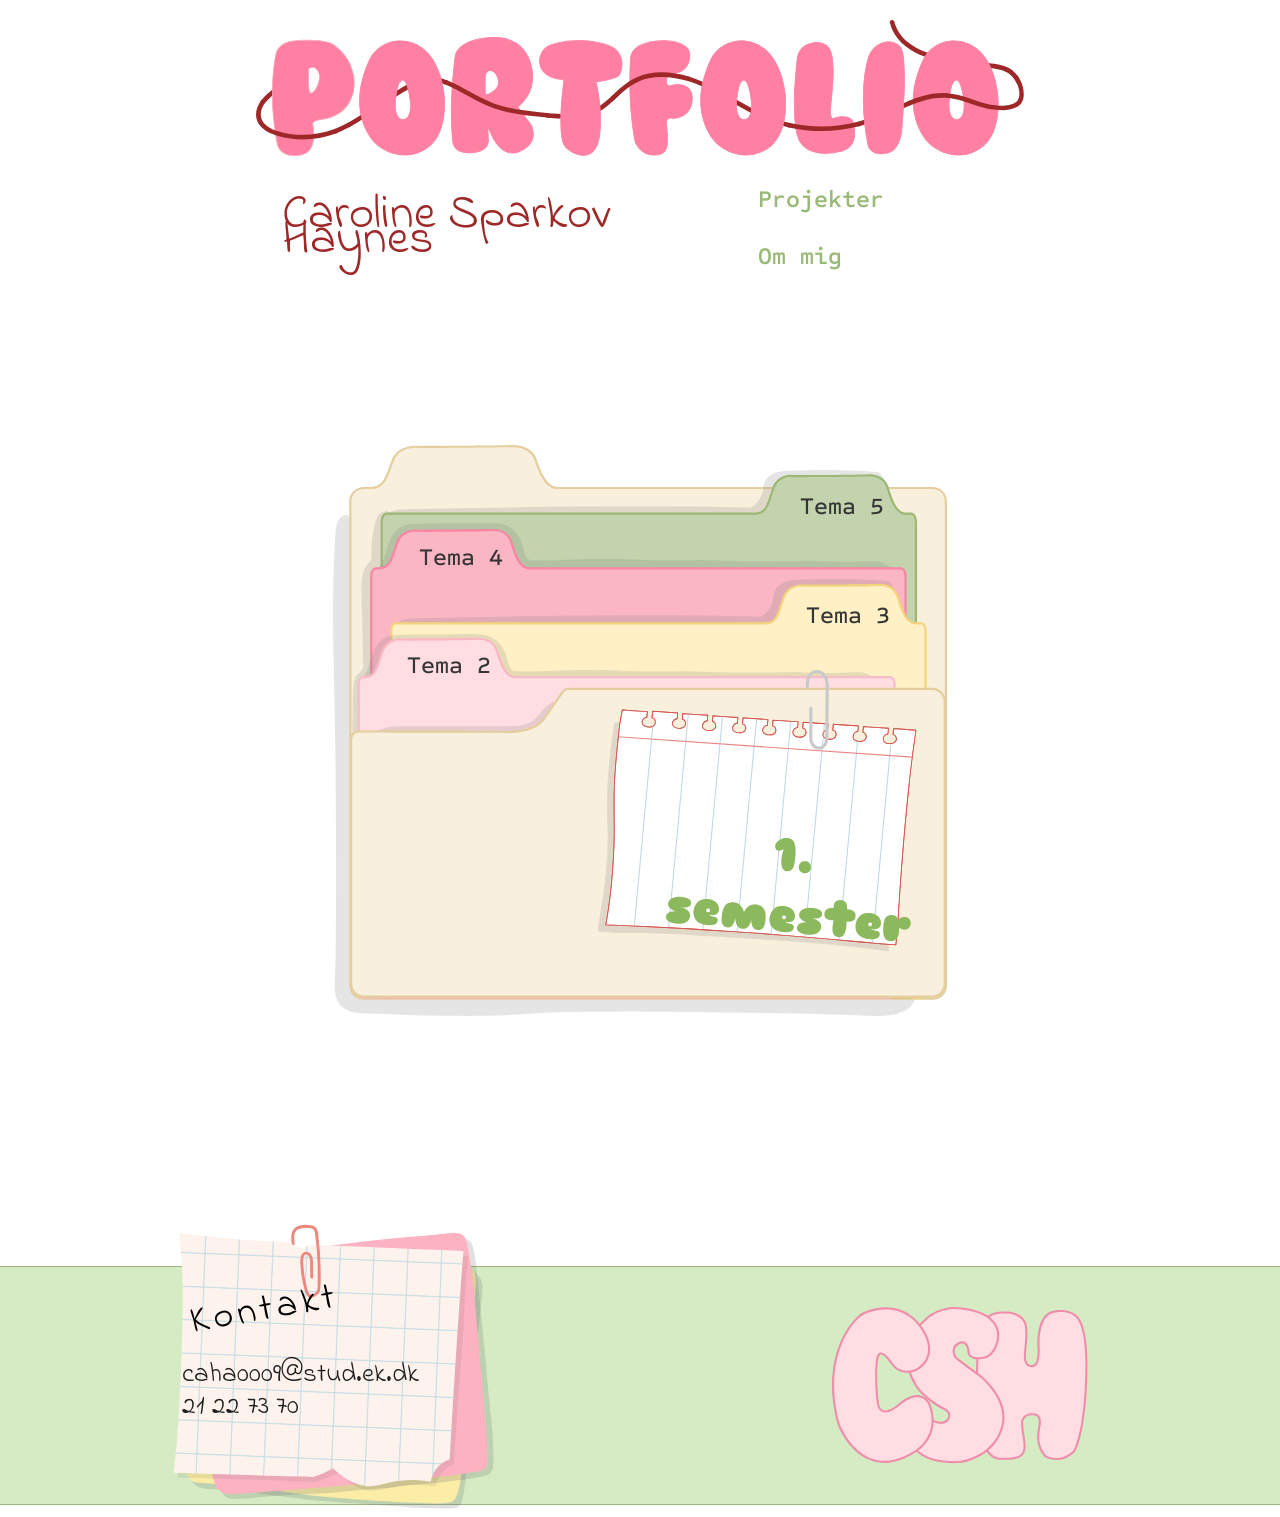
<file: index.html>
<!DOCTYPE html>
<html lang="da">

<head>
    <meta charset="UTF-8">
    <meta name="viewport" content="width=device-width, initial-scale=1.0">
    <title>Portfolio</title>
    <link rel="preconnect" href="https://fonts.googleapis.com">
    <link rel="preconnect" href="https://fonts.gstatic.com" crossorigin>
    <link href="https://fonts.googleapis.com/css2?family=Indie+Flower&display=swap" rel="stylesheet">
    <link href="https://fonts.googleapis.com/css2?family=Sometype+Mono:ital,wght@0,400..700;1,400..700&display=swap"
        rel="stylesheet">
    <link href="https://fonts.googleapis.com/css2?family=Sniglet:wght@400;800&display=swap" rel="stylesheet">

    <link rel="stylesheet" href="style.css">
    <link rel="stylesheet" href="layout.css">
    <link rel="icon" href="illutrationer/SVG/fav2.svg" type="image/svg+xml">
</head>

<body>
    <header>
        <div class="portfolio">
            <a href="index.html"><img src="illutrationer/header_final.svg" alt="Header"></a>
        </div>
        <div class="menu_mobil">
            <p class="navn_mobil">Caroline Sparkov Haynes</p>
            <nav>
                <ul class="menu">
                    <li><a href="tema2.html">Tema 2</a></li>
                    <li><a href="tema3.html">Tema 3</a></li>
                    <li><a href="tema4.html">Tema 4</a></li>
                    <li><a href="tema5.html">Tema 5</a></li>
                    <li><a href="ommig.html">Om mig</a></li>
                </ul>
            </nav>
            <button class="burger">
                <span class="line"></span>
                <span class="line"></span>
                <span class="line"></span>
            </button>
        </div>
        <div class="menu_desktop">
            <p class="navn_desktop">Caroline Sparkov Haynes</p>
            <nav>
                <div class="navbar">
                    <div class="dropdown">
                        <button class="dropbtn">Projekter
                            <i class="fa fa-caret-down"></i>
                        </button>
                        <div class="dropdown-content">
                            <a href="tema2.html">Tema 2</a>
                            <a href="tema3.html">Tema 3</a>
                            <a href="tema4.html">Tema 4</a>
                            <a href="tema5.html">Tema 5</a>
                        </div>
                    </div>
                    <a href="ommig.html">Om mig</a>
                </div>
            </nav>
        </div>

    </header>
    <main>
        <div class="mapper">
            <div class="mappe-lag layer-1">
                <img src="illutrationer/SVG/new1.svg" alt="beige front mappe">
                <div class="text_layer-1">
                    <h1>1. semester</h1>
                </div>
            </div>
            <a class="mappe-lag layer-2" href="tema2.html">
                <img src="illutrationer/SVG/SVG/new2.svg" alt="pink mappe">
                <div class="text_layer-2">
                    Tema 2
                </div>
            </a>
            <a class="mappe-lag layer-3" href="tema3.html">
                <img src="illutrationer/SVG/SVG/new3.svg" alt="gul mappe">
                <div class="text_layer-3">
                    Tema 3
                </div>
            </a>
            <a class="mappe-lag layer-4" href="tema4.html">
                <img src="illutrationer/SVG/SVG/new4.svg" alt="mørk pink mappe">
                <div class="text_layer-4">
                    Tema 4
                </div>
            </a>
            <a class="mappe-lag layer-5" href="tema5.html">
                <img src="illutrationer/SVG/SVG/new5.svg" alt="grøn mappe">
                <div class="text_layer-5">
                    Tema 5
                </div>
            </a>
            <div class="mappe-lag layer-6">
                <img src="illutrationer/SVG/new6.svg" alt="beige mappe">
            </div>
        </div>
    </main>
    <footer>
        <div class="kontakt">
            <img class="notes" src="illutrationer/notes.svg" alt="Notes">
            <div class="kontakt_text">
                <h5>Kontakt</h5>
                <p>caha0009@stud.ek.dk</p>
                <p>21 22 73 70</p>
            </div>
        </div>
        <a href="index.html"><img src="illutrationer/logo.svg" alt="Logo"></a>
    </footer>
    <script src="menu.js"></script>
</body>

</html>
</file>
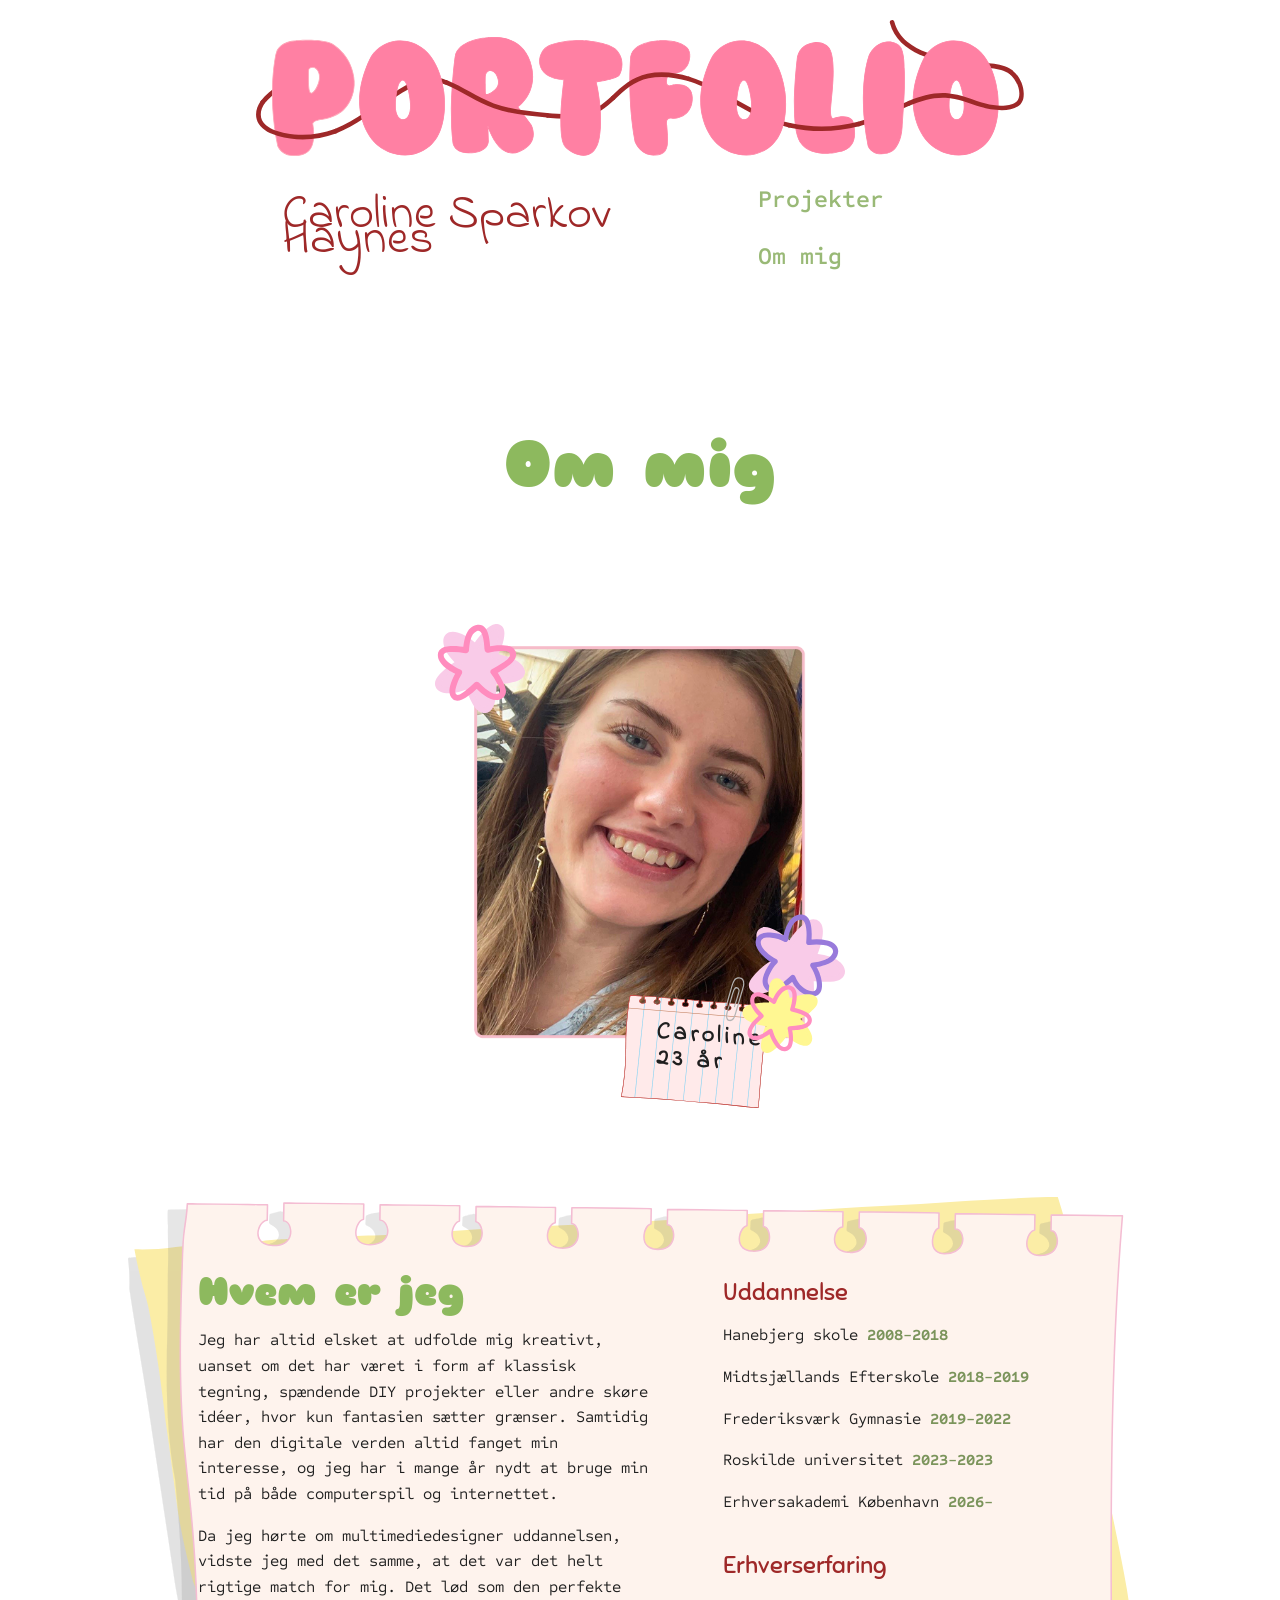
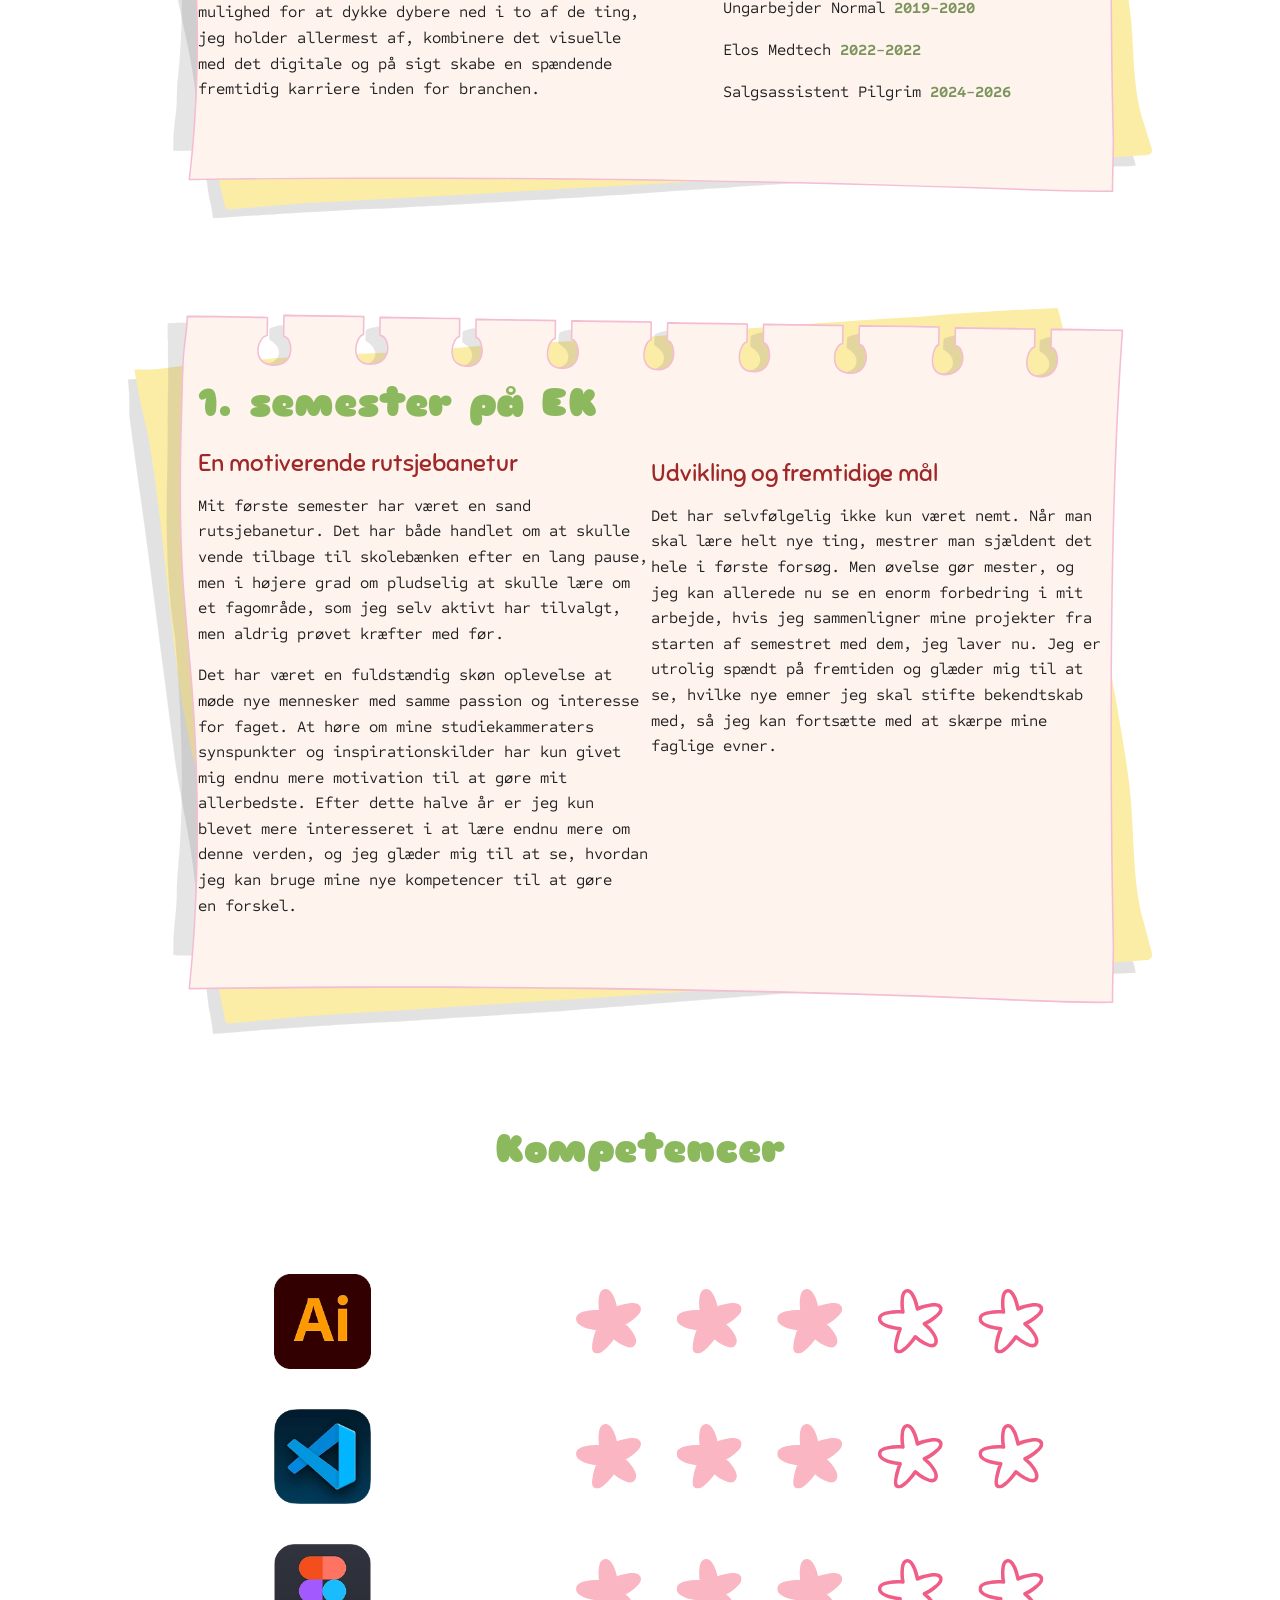
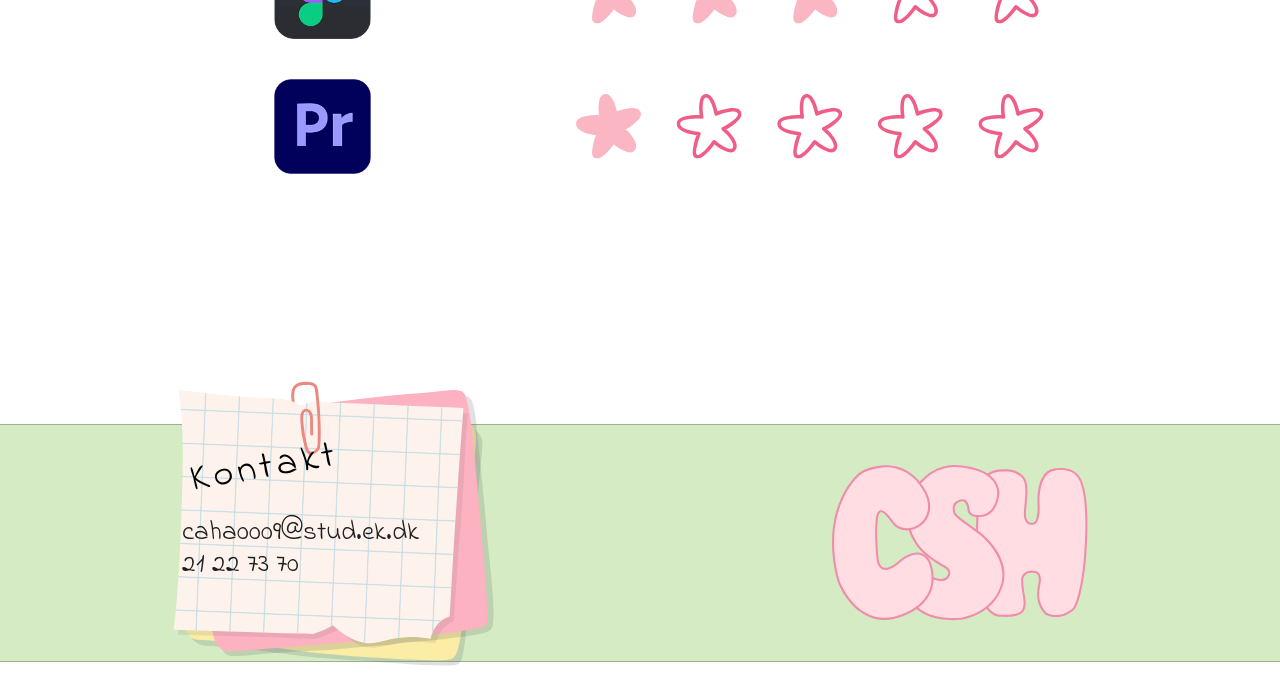
<file: ommig.html>
<!DOCTYPE html>
<html lang="da">

<head>
    <meta charset="UTF-8">
    <meta name="viewport" content="width=device-width, initial-scale=1.0">
    <title>Portfolio</title>
    <link rel="preconnect" href="https://fonts.googleapis.com">
    <link rel="preconnect" href="https://fonts.gstatic.com" crossorigin>
    <link href="https://fonts.googleapis.com/css2?family=Indie+Flower&display=swap" rel="stylesheet">
    <link href="https://fonts.googleapis.com/css2?family=Sometype+Mono:ital,wght@0,400..700;1,400..700&display=swap"
        rel="stylesheet">
    <link href="https://fonts.googleapis.com/css2?family=Sniglet:wght@400;800&display=swap" rel="stylesheet">

    <link rel="stylesheet" href="style.css">
    <link rel="stylesheet" href="layout.css">
    <link rel="icon" href="illutrationer/SVG/fav2.svg" type="image/svg+xml">
</head>

<body>
    <header>
        <div class="portfolio">
            <a href="index.html"><img src="illutrationer/header_final.svg" alt="Header"></a>
        </div>
        <div class="menu_mobil">
            <p class="navn_mobil">Caroline Sparkov Haynes</p>
            <nav>
                <ul class="menu">
                    <li><a href="tema2.html">Tema 2</a></li>
                    <li><a href="tema3.html">Tema 3</a></li>
                    <li><a href="tema4.html">Tema 4</a></li>
                    <li><a href="tema5.html">Tema 5</a></li>
                    <li><a href="ommig.html">Om mig</a></li>
                </ul>
            </nav>
            <button class="burger">
                <span class="line"></span>
                <span class="line"></span>
                <span class="line"></span>
            </button>
        </div>
        <div class="menu_desktop">
            <p class="navn_desktop">Caroline Sparkov Haynes</p>
            <nav>
                <div class="navbar">
                    <div class="dropdown">
                        <button class="dropbtn">Projekter
                            <i class="fa fa-caret-down"></i>
                        </button>
                        <div class="dropdown-content">
                            <a href="tema2.html">Tema 2</a>
                            <a href="tema3.html">Tema 3</a>
                            <a href="tema4.html">Tema 4</a>
                            <a href="tema5.html">Tema 5</a>
                        </div>
                    </div>
                    <a href="ommig.html">Om mig</a>
                </div>
            </nav>
        </div>

    </header>
    <main>
        <h1 class="ommig_h1">Om mig</h1>
        <div class="portrait_wrapper">
            <div class="portrait_group">
                <div class="portrait"><img src="illutrationer/1x/portraitnew.webp" alt="Portræt">
                </div>
                <div class="pinkblomst">
                    <img src="illutrationer/SVG/pinkblomst.svg" alt="Pink blomst">
                </div>
                <div class="lillablomst">
                    <img src="illutrationer/SVG/lillablomst.svg" alt="Lilla blomst">
                </div>
                <div class="portrait_note">
                    <img src="illutrationer/SVG/portraitnote.svg" alt="Portræt note">
                    <div class="om_mig">
                        <p>Caroline</p>
                        <p>23 år</p>
                    </div>
                </div>
                <div class="gulblomst">
                    <img src="illutrationer/SVG/gulblomst.svg" alt="Gul blomst">
                </div>
            </div>
        </div>
        <div class="mig">
            <div>
                <div class="tekst_header">
                    <h2>Hvem er jeg</h2>
                </div>
                <div class="afsnit">
                    <p>Jeg har altid elsket at udfolde mig kreativt, uanset om det har været i form af klassisk tegning,
                        spændende
                        DIY
                        projekter eller andre skøre idéer, hvor kun fantasien sætter grænser. Samtidig har den digitale
                        verden
                        altid
                        fanget min
                        interesse, og jeg har i mange år nydt at bruge min tid på både computerspil og internettet.</p>
                    <p>Da jeg hørte om multimediedesigner uddannelsen, vidste jeg med det samme, at det var det helt
                        rigtige
                        match for mig. Det
                        lød som den perfekte mulighed for at dykke dybere ned i to af de ting, jeg holder allermest af,
                        kombinere det visuelle
                        med det digitale og på sigt skabe en spændende fremtidig karriere inden for branchen.</p>
                </div>
            </div>
            <div>
                <h3>Uddannelse</h3>
                <div class="afsnit">
                    <p>Hanebjerg skole <strong style="color: #7b945b;">2008-2018</strong></p>
                    <p>Midtsjællands Efterskole <strong style="color: #7b945b;">2018-2019</strong></p>
                    <p>Frederiksværk Gymnasie <strong style="color: #7b945b;">2019-2022</strong></p>
                    <p>Roskilde universitet <strong style="color: #7b945b;">2023-2023</strong></p>
                    <p>Erhversakademi København <strong style="color: #7b945b;">2026-</strong></p>
                </div>
                <h3>Erhverserfaring</h3>
                <p>Ungarbejder Normal <strong style="color: #7b945b;">2019-2020</strong></p>
                <p>Elos Medtech <strong style="color: #7b945b;">2022-2022</strong></p>
                <p>Salgsassistent Pilgrim <strong style="color: #7b945b;">2024-2026</strong></p>
            </div>
        </div>
        <div class="semester1">
            <div>
                <div class="tekst_header">
                    <h2>1. semester på EK</h2>
                </div>
                <h3>En motiverende rutsjebanetur</h3>
                <div class="afsnit">
                    <p>Mit første semester har været en sand rutsjebanetur. Det har både handlet om at skulle vende
                        tilbage
                        til
                        skolebænken
                        efter en lang pause, men i højere grad om pludselig at skulle lære om et fagområde, som jeg selv
                        aktivt
                        har
                        tilvalgt,
                        men aldrig prøvet kræfter med før.</p>
                    <p>Det har været en fuldstændig skøn oplevelse at møde nye mennesker med samme passion og interesse
                        for
                        faget.
                        At høre om
                        mine studiekammeraters synspunkter og inspirationskilder har kun givet mig endnu mere motivation
                        til
                        at
                        gøre
                        mit
                        allerbedste. Efter dette halve år er jeg kun blevet mere interesseret i at lære endnu mere om
                        denne
                        verden,
                        og jeg
                        glæder mig til at se, hvordan jeg kan bruge mine nye kompetencer til at gøre en forskel.</p>
                </div>
            </div>
            <div class="ned_afsnit">
                <h3>Udvikling og fremtidige mål</h3>
                <p>Det har selvfølgelig ikke kun været nemt. Når man skal lære helt nye ting, mestrer man sjældent det
                    hele
                    i
                    første
                    forsøg. Men øvelse gør mester, og jeg kan allerede nu se en enorm forbedring i mit arbejde, hvis jeg
                    sammenligner mine
                    projekter fra starten af semestret med dem, jeg laver nu.
                    Jeg er utrolig spændt på fremtiden og glæder mig til at se, hvilke nye emner jeg skal stifte
                    bekendtskab
                    med, så jeg kan
                    fortsætte med at skærpe mine faglige evner.</p>
            </div>
        </div>
        <div class="tekst_header komp">
            <h2>Kompetencer</h2>
        </div>
        <div class="kompetencer">
            <div class="ikoner">
                <img src="images/illustrator.webp" alt="Illustrator">
            </div>
            <img class="skala" src="illutrationer/kompetencer_illu.svg" alt="Skala">
            <div class="ikoner">
                <img src="images/vscode.webp" alt="Vscode">
            </div>
            <img class="skala" src="illutrationer/kompetencer_illu.svg" alt="Skala">
            <div class="ikoner">
                <img src="images/figma.webp" alt="Figma">
            </div>
            <img class="skala" src="illutrationer/kompetencer_illu.svg" alt="Skala">
            <div class="ikoner">
                <img src="images/ppro.webp" alt="Premire pro">
            </div>
            <img class="skala" src="illutrationer/komepetencer_pr.svg" alt="Skala">
        </div>
    </main>
    <footer>
        <div class="kontakt">
            <img class="notes" src="illutrationer/notes.svg" alt="Notes">
            <div class="kontakt_text">
                <h5>Kontakt</h5>
                <p>caha0009@stud.ek.dk</p>
                <p>21 22 73 70</p>
            </div>
        </div>
        <a href="index.html"><img src="illutrationer/logo.svg" alt="Logo"></a>
    </footer>
    <script src="menu.js"></script>
</body>

</html>
</file>
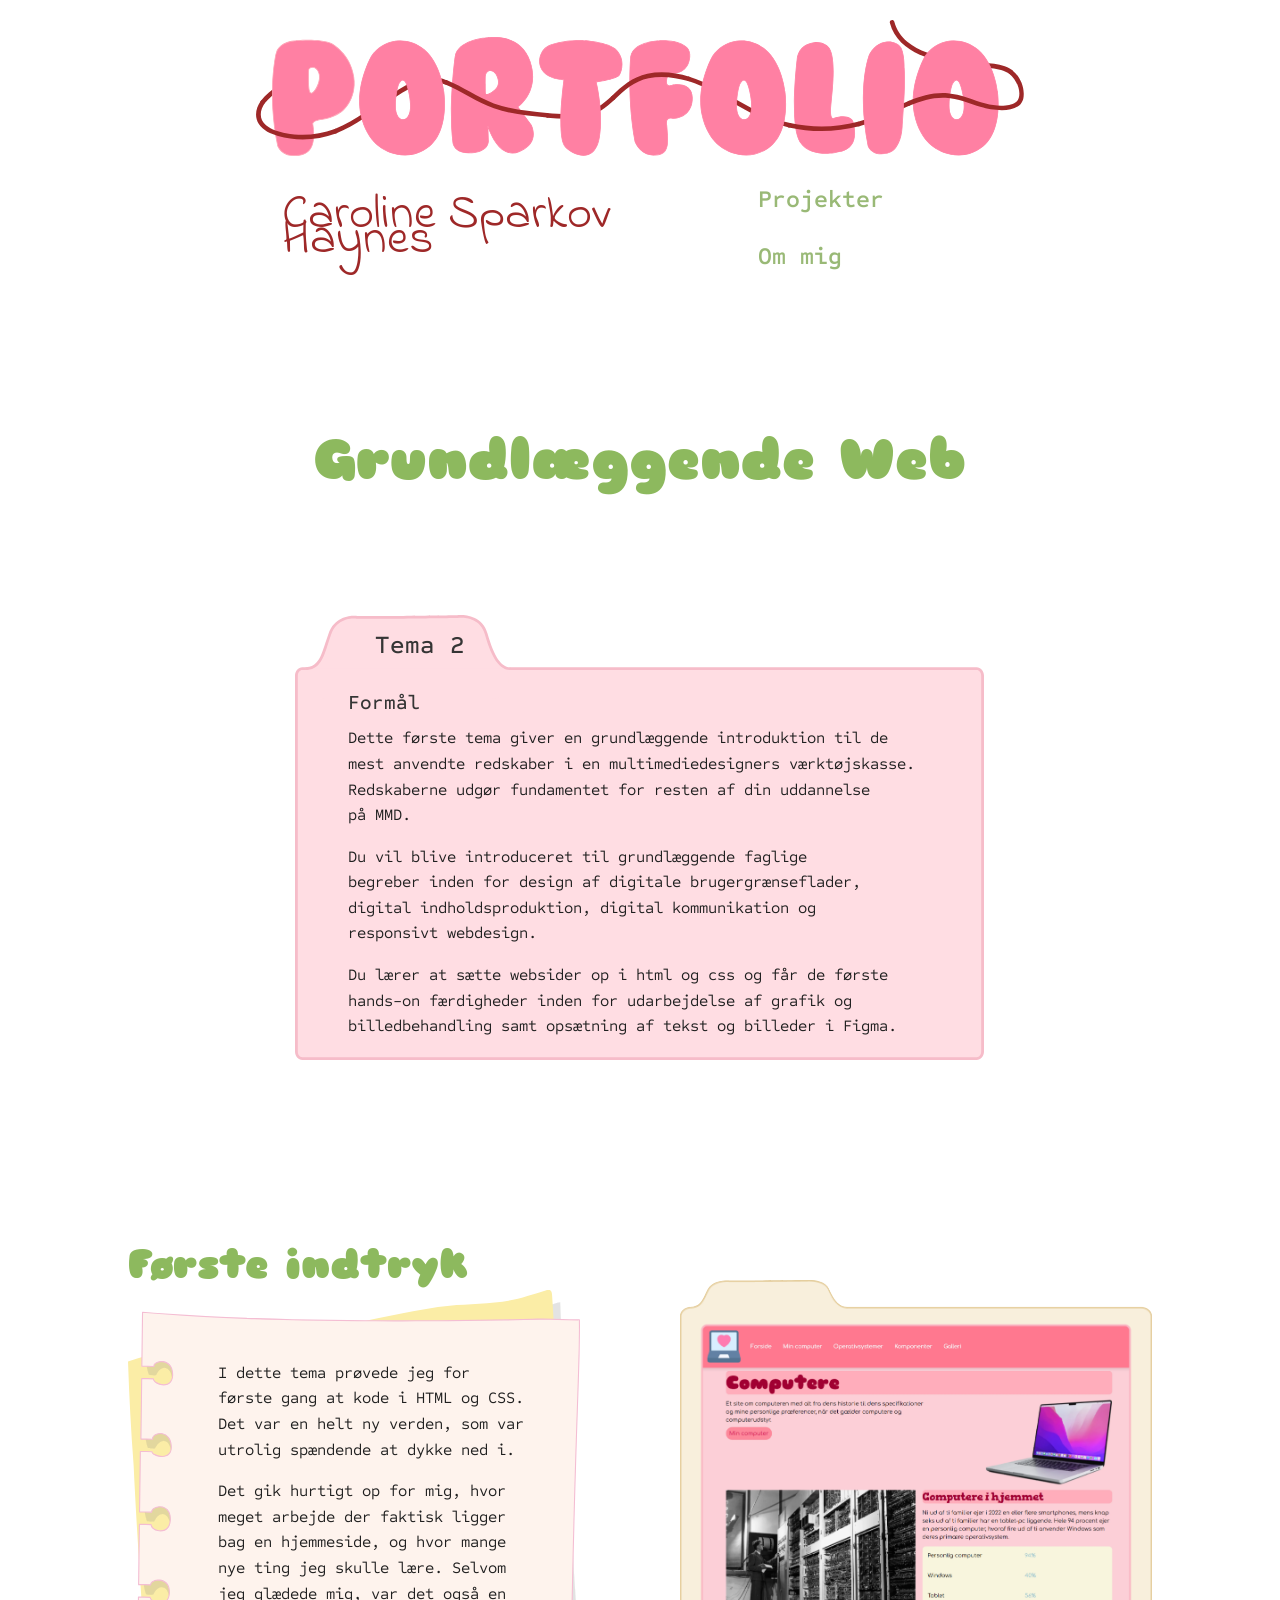
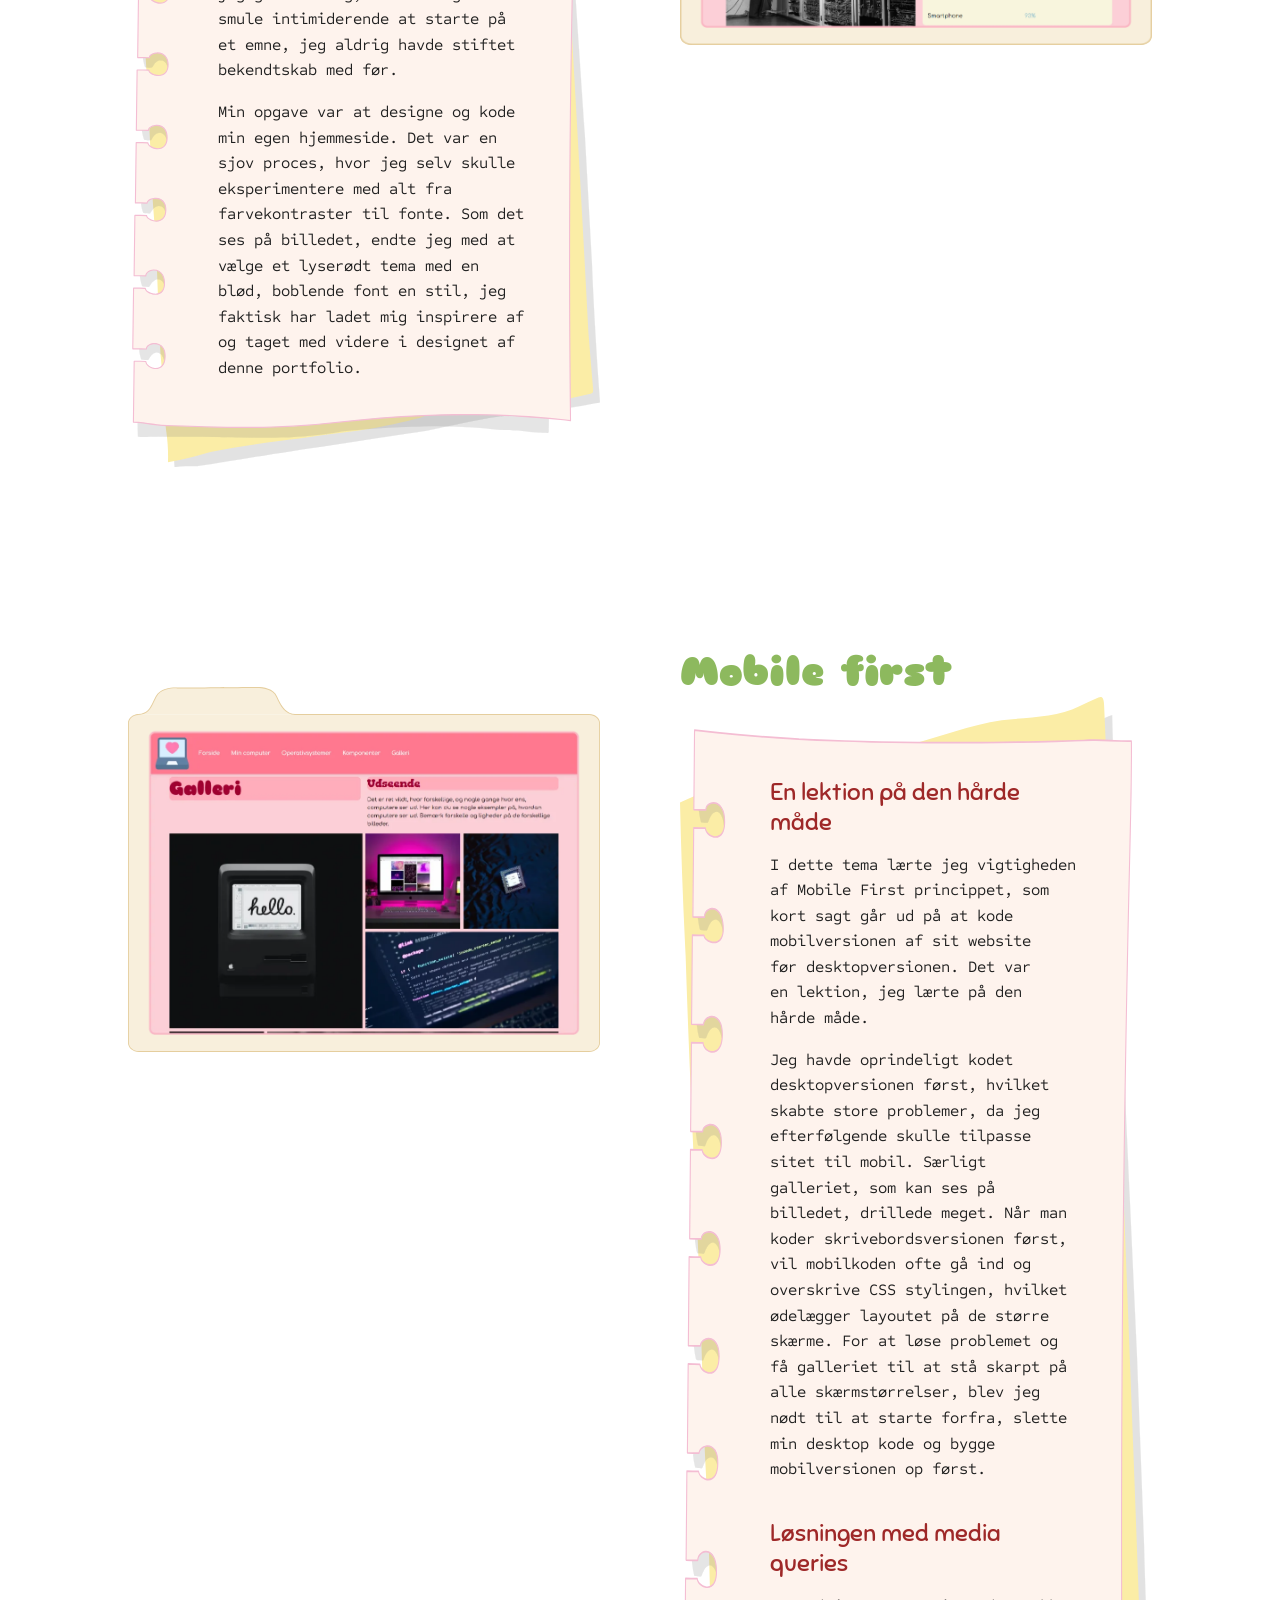
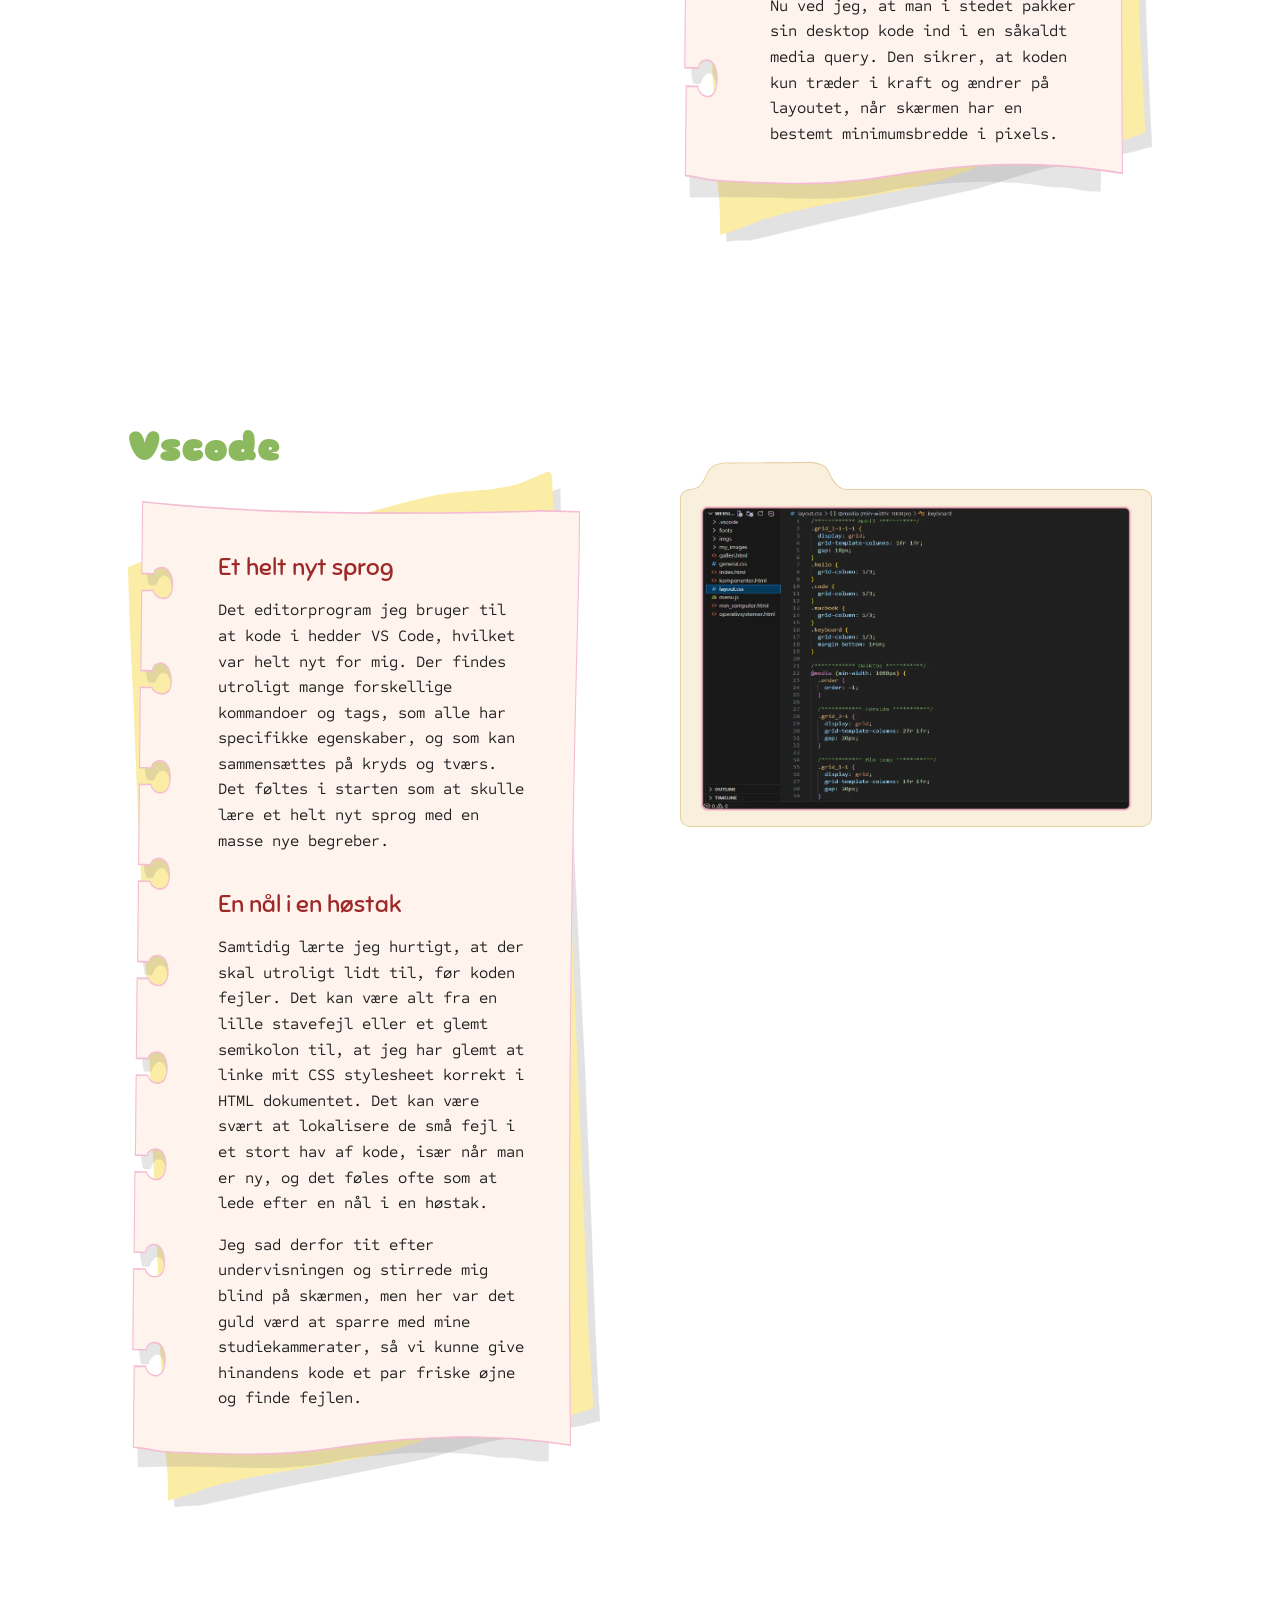
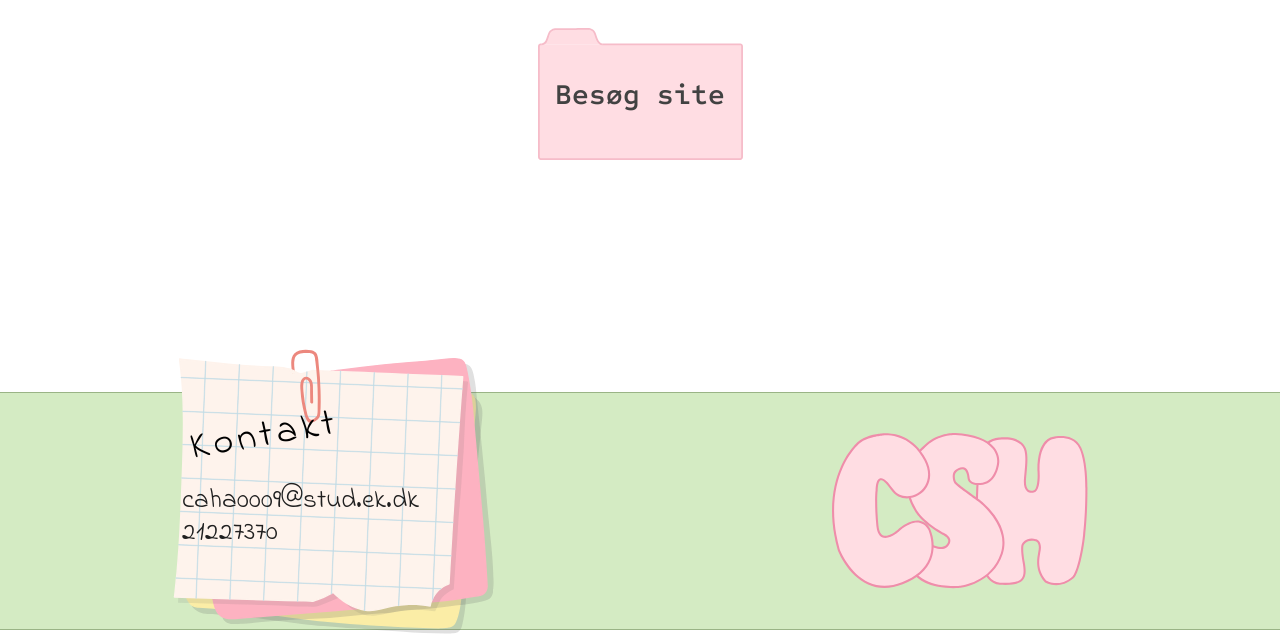
<file: tema2.html>
<!DOCTYPE html>
<html lang="da">

<head>
    <meta charset="UTF-8">
    <meta name="viewport" content="width=device-width, initial-scale=1.0">
    <title>Tema 2</title>
    <link rel="preconnect" href="https://fonts.googleapis.com">
    <link rel="preconnect" href="https://fonts.gstatic.com" crossorigin>
    <link href="https://fonts.googleapis.com/css2?family=Indie+Flower&display=swap" rel="stylesheet">
    <link href="https://fonts.googleapis.com/css2?family=Sometype+Mono:ital,wght@0,400..700;1,400..700&display=swap"
        rel="stylesheet">
    <link href="https://fonts.googleapis.com/css2?family=Sniglet:wght@400;800&display=swap" rel="stylesheet">

    <link rel="stylesheet" href="style.css">
    <link rel="stylesheet" href="layout.css">
    <link rel="icon" href="illutrationer/SVG/fav2.svg" type="image/svg+xml">
</head>

<body>
    <header>
        <div class="portfolio">
            <a href="index.html"><img src="illutrationer/header_final.svg" alt="Header"></a>
        </div>
        <div class="menu_mobil">
            <p class="navn_mobil">Caroline Sparkov Haynes</p>
            <nav>
                <ul class="menu">
                    <li><a href="tema2.html">Tema 2</a></li>
                    <li><a href="tema3.html">Tema 3</a></li>
                    <li><a href="tema4.html">Tema 4</a></li>
                    <li><a href="tema5.html">Tema 5</a></li>
                    <li><a href="ommig.html">Om mig</a></li>
                </ul>
            </nav>
            <button class="burger">
                <span class="line"></span>
                <span class="line"></span>
                <span class="line"></span>
            </button>
        </div>
        <div class="menu_desktop">
            <p class="navn_desktop">Caroline Sparkov Haynes</p>
            <nav>
                <div class="navbar">
                    <div class="dropdown">
                        <button class="dropbtn">Projekter
                            <i class="fa fa-caret-down"></i>
                        </button>
                        <div class="dropdown-content">
                            <a href="tema2.html">Tema 2</a>
                            <a href="tema3.html">Tema 3</a>
                            <a href="tema4.html">Tema 4</a>
                            <a href="tema5.html">Tema 5</a>
                        </div>
                    </div>
                    <a href="ommig.html">Om mig</a>
                </div>
            </nav>
        </div>

    </header>
    <main>
        <h1>Grundlæggende Web</h1>
        <div class="tema2">
            <div>
                <h2>Tema 2</h2>
            </div>
            <div>
                <h3>Formål</h3>
                <div class="tema_tekst">
                    <p>Dette første tema giver en grundlæggende introduktion til de mest anvendte redskaber i en
                        multimediedesigners
                        værktøjskasse. Redskaberne udgør fundamentet for resten af din uddannelse på MMD.</p>

                    <p>Du vil blive introduceret til grundlæggende faglige begreber inden for design af digitale
                        brugergrænseflader,
                        digital indholdsproduktion, digital kommunikation og responsivt webdesign.</p>

                    <p>Du lærer at sætte websider op i html og css og får de første hands-on færdigheder inden for
                        udarbejdelse
                        af
                        grafik og
                        billedbehandling samt opsætning af tekst og billeder i Figma.</p>
                </div>
            </div>
        </div>
        <div class="grid_1-1">
            <div class="tema2_img">
                <img src="images/t1.webp" alt="Forside">
            </div>
            <div>
                <div class="tekst_header">
                    <h2>Første indtryk</h2>
                </div>
                <div class="tema2_note">
                    <p>I dette tema prøvede jeg for første gang at kode i HTML og CSS. Det var en helt ny verden,
                        som
                        var
                        utrolig
                        spændende at dykke ned i.</p>

                    <p>Det gik hurtigt op for mig, hvor meget arbejde der faktisk ligger bag en hjemmeside, og hvor
                        mange
                        nye
                        ting
                        jeg skulle lære. Selvom jeg glædede mig, var det også en smule intimiderende at starte på et
                        emne,
                        jeg
                        aldrig havde stiftet bekendtskab med før.</p>

                    <p>Min opgave var at designe og kode min egen hjemmeside. Det var en sjov proces, hvor jeg selv
                        skulle
                        eksperimentere med alt fra farvekontraster til fonte. Som det ses på billedet, endte jeg med
                        at
                        vælge et
                        lyserødt tema med en blød, boblende font en stil, jeg faktisk har ladet mig inspirere af og
                        taget
                        med
                        videre
                        i designet af denne portfolio.</p>
                </div>
            </div>
        </div>
        <div class="grid_1-1">
            <div class="tema2_img_galleri">
                <img src="images/t2_2.webp" alt="Galleri">
            </div>
            <div>
                <div class="tekst_header">
                    <h2>Mobile first</h2>
                </div>
                <div class="tema2_note_long">
                    <h3>En lektion på den hårde måde</h3>
                    <div class="afsnit">
                        <p>I dette tema lærte jeg vigtigheden af Mobile First princippet, som kort sagt går ud på at
                            kode
                            mobilversionen
                            af sit
                            website før desktopversionen. Det var en lektion, jeg lærte på den hårde måde.</p>
                        <p>Jeg havde oprindeligt kodet desktopversionen først, hvilket skabte store problemer, da jeg
                            efterfølgende
                            skulle tilpasse
                            sitet til mobil. Særligt galleriet, som kan ses på billedet, drillede meget. Når man koder
                            skrivebordsversionen først,
                            vil mobilkoden ofte gå ind og overskrive CSS stylingen, hvilket ødelægger layoutet på de
                            større
                            skærme.
                            For
                            at løse
                            problemet og få galleriet til at stå skarpt på alle skærmstørrelser, blev jeg nødt til at
                            starte
                            forfra,
                            slette min
                            desktop kode og bygge mobilversionen op først.</p>
                    </div>
                    <h3>Løsningen med media queries</h3>
                    <p>Nu ved jeg, at man i stedet pakker sin desktop kode ind i en såkaldt media query. Den sikrer,
                        at
                        koden
                        kun
                        træder i
                        kraft og ændrer på layoutet, når skærmen har en bestemt minimumsbredde i pixels.</p>
                </div>
            </div>
        </div>
        <div class="grid_1-1">
            <div class="tema2_img">
                <img src="images/t2_3.webp" alt="Kode">
            </div>
            <div>
                <div class="tekst_header">
                    <h2>Vscode</h2>
                </div>
                <div class="tema2_note_long">
                    <h3>Et helt nyt sprog</h3>
                    <div class="afsnit">
                        <p>Det editorprogram jeg bruger til at kode i hedder VS Code, hvilket var helt nyt for mig. Der
                            findes
                            utroligt
                            mange
                            forskellige kommandoer og tags, som alle har specifikke egenskaber, og som kan sammensættes
                            på
                            kryds
                            og
                            tværs. Det
                            føltes i starten som at skulle lære et helt nyt sprog med en masse nye begreber.
                        </p>
                    </div>
                    <h3>En nål i en høstak</h3>
                    <p>Samtidig lærte jeg hurtigt, at der skal utroligt lidt til, før koden fejler. Det kan være alt
                        fra
                        en
                        lille
                        stavefejl
                        eller et glemt semikolon til, at jeg har glemt at linke mit CSS stylesheet korrekt i HTML
                        dokumentet.
                        Det
                        kan være svært
                        at lokalisere de små fejl i et stort hav af kode, især når man er ny, og det føles ofte som
                        at
                        lede
                        efter en
                        nål i en
                        høstak.</p>
                    <p>Jeg sad derfor tit efter undervisningen og stirrede mig blind på skærmen, men her var det
                        guld
                        værd
                        at
                        sparre
                        med mine
                        studiekammerater, så vi kunne give hinandens kode et par friske øjne og finde fejlen.</p>
                </div>
            </div>
        </div>
        <div class="tema2_site">
            <a href="https://carolinehay.github.io/02_01_02-website/index.html">Besøg site</a>
        </div>
    </main>
    <footer>
        <div class="kontakt">
            <img class="notes" src="illutrationer/notes.svg" alt="Notes">
            <div class="kontakt_text">
                <h5>Kontakt</h5>
                <p>caha0009@stud.ek.dk</p>
                <p>21227370</p>
            </div>
        </div>
        <a href="index.html"><img src="illutrationer/logo.svg" alt="Logo"></a>
    </footer>
    <script src="menu.js"></script>
</body>

</html>
</file>
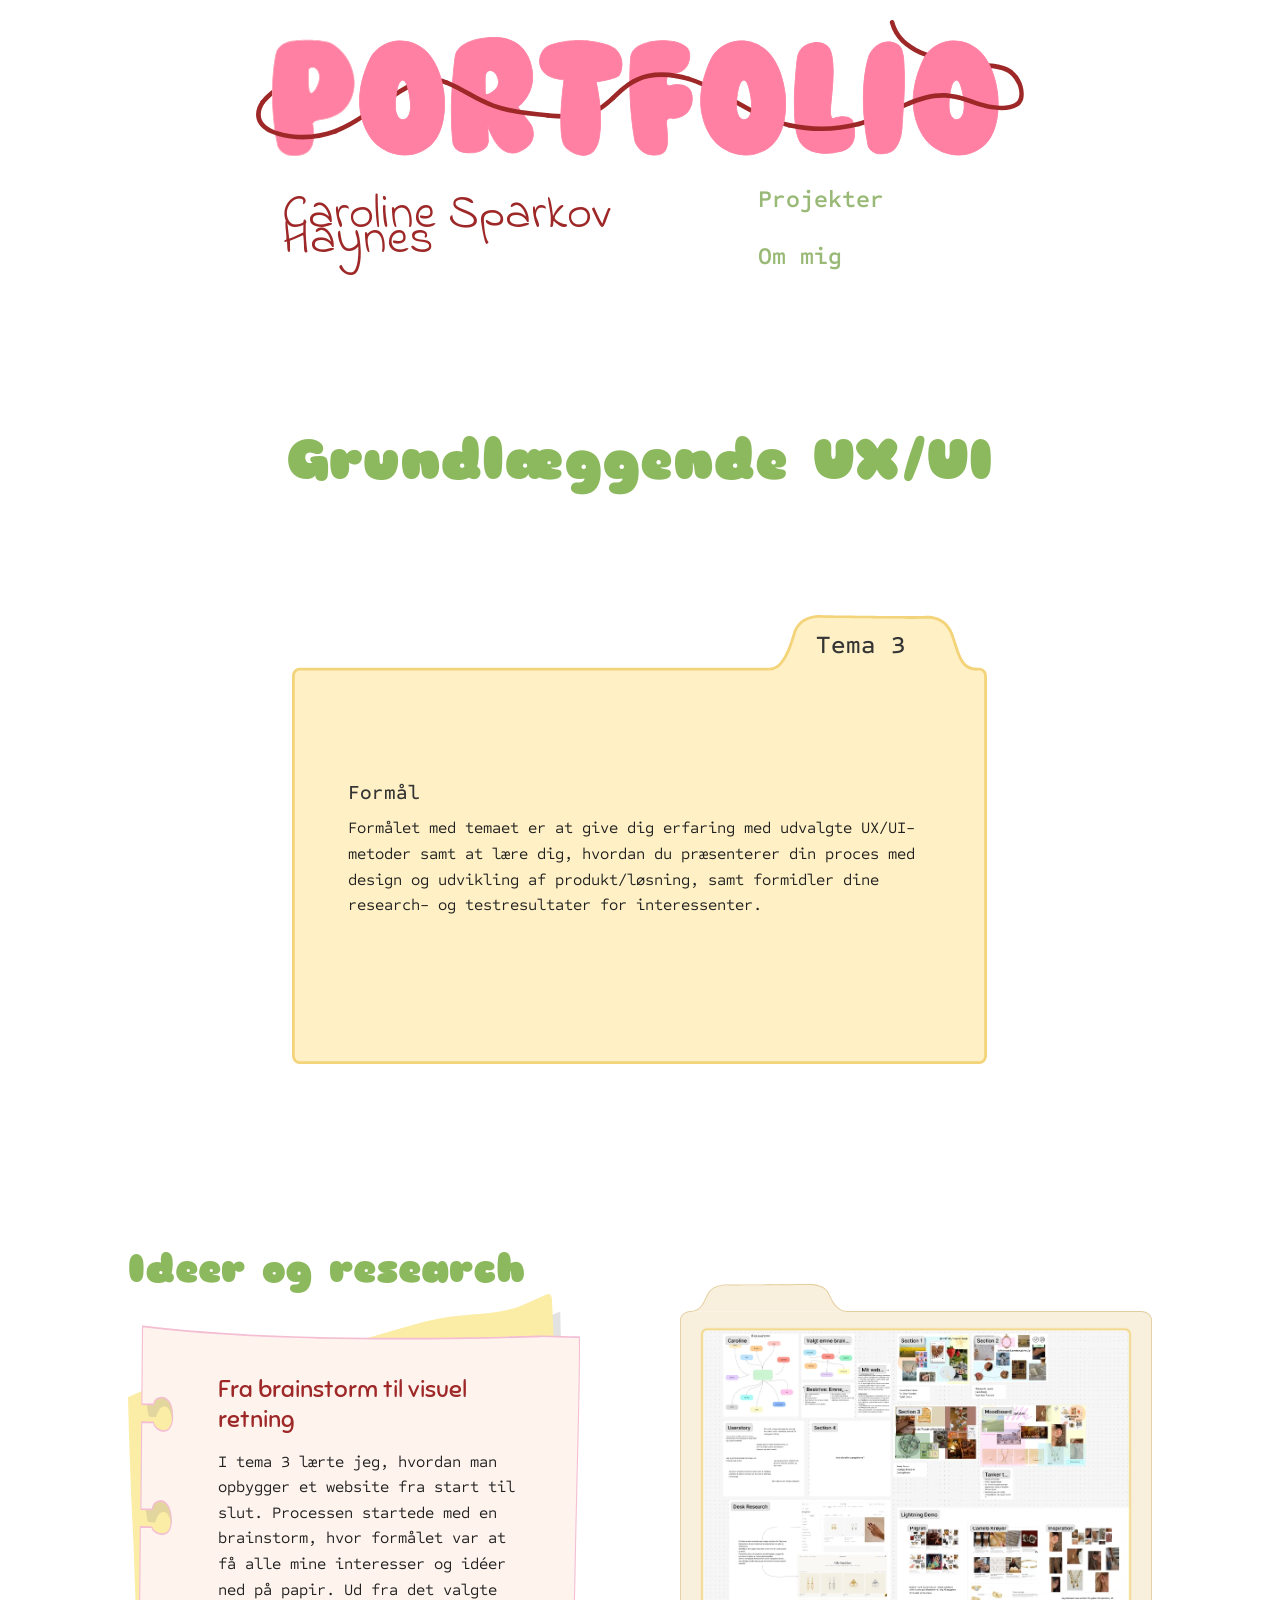
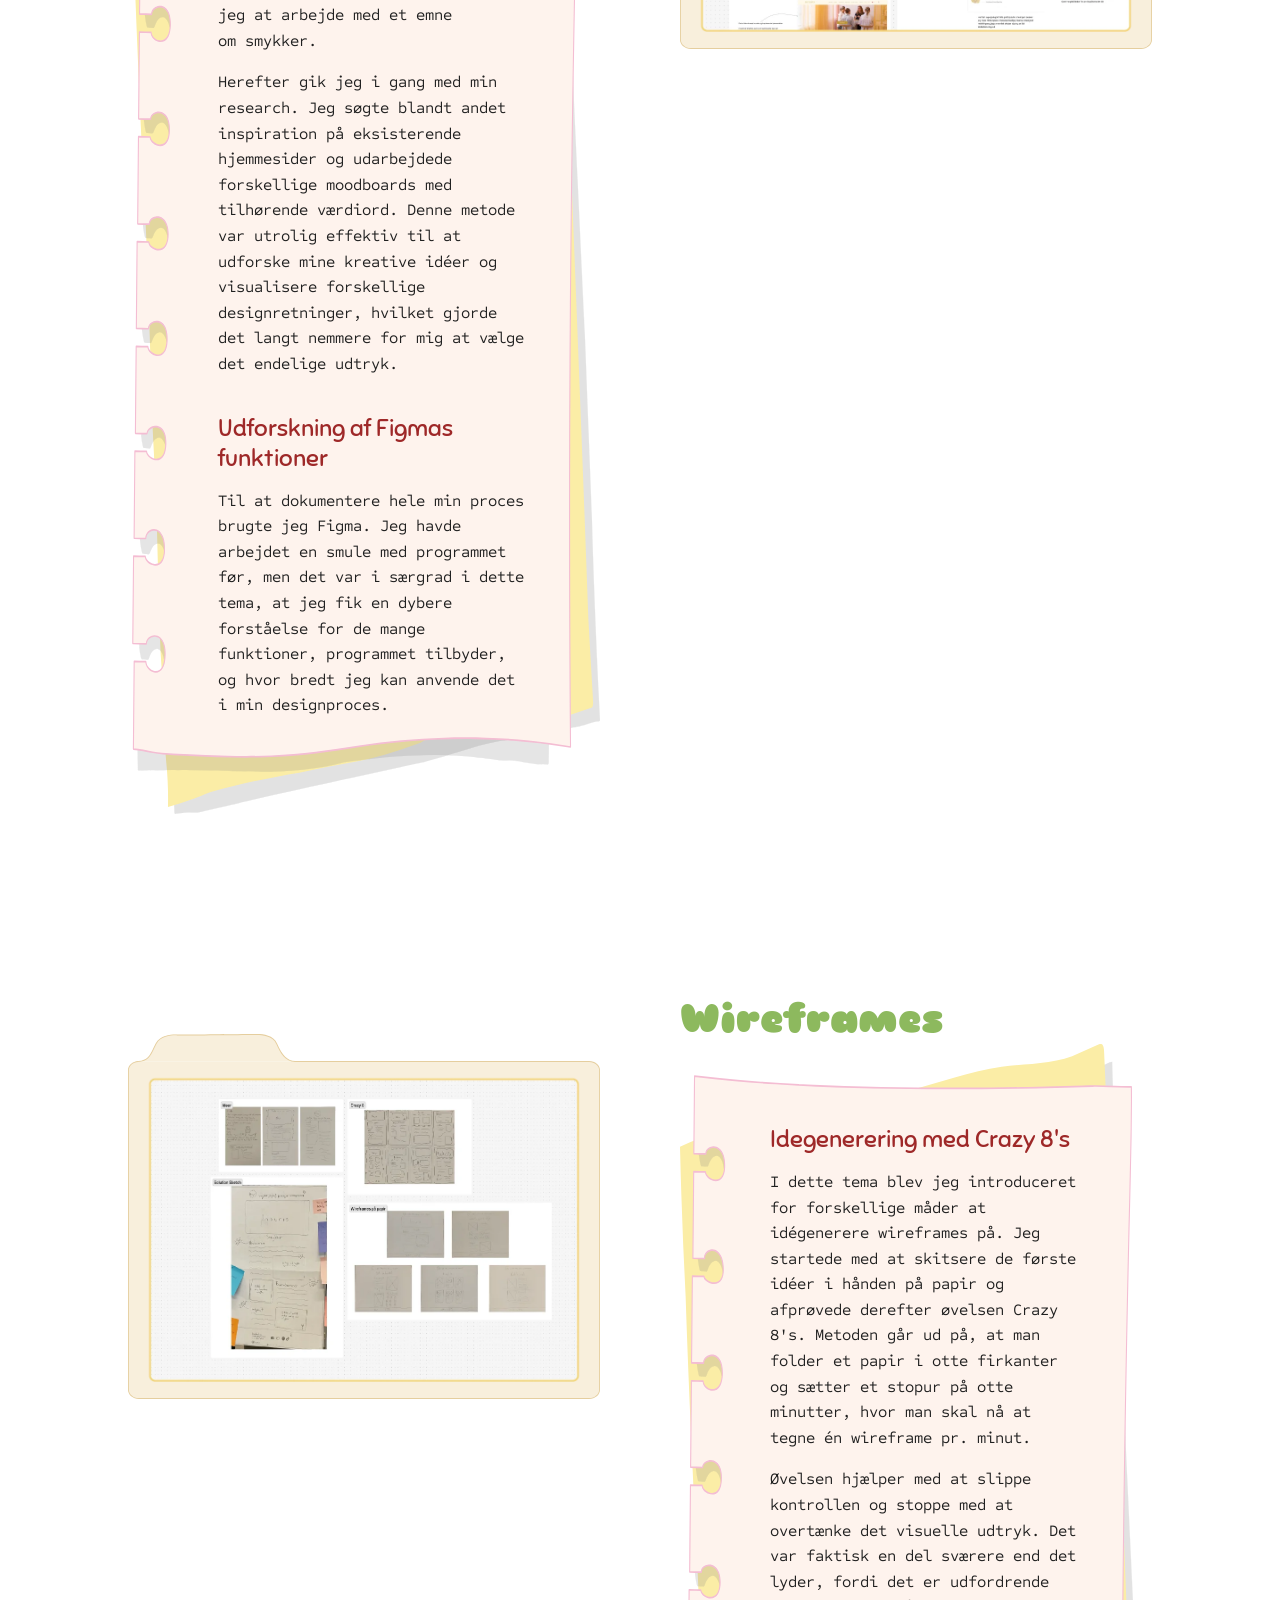
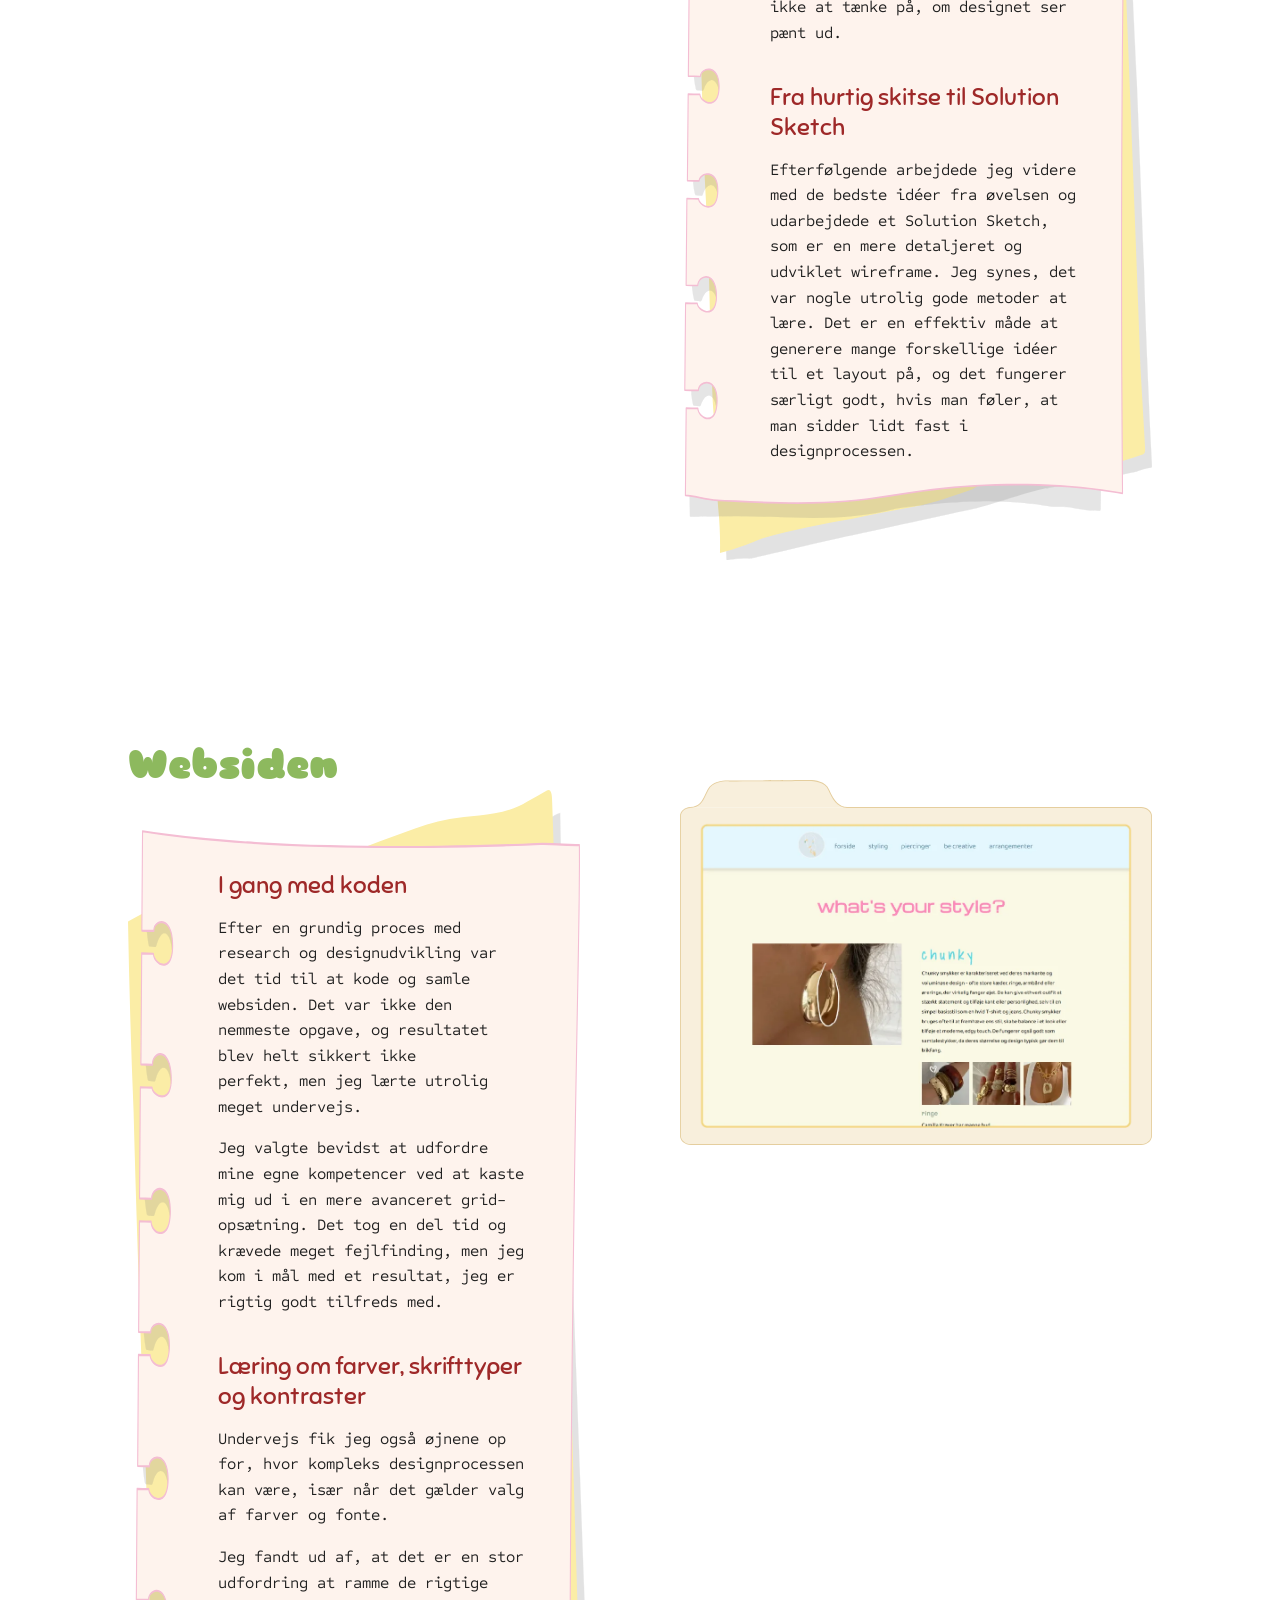
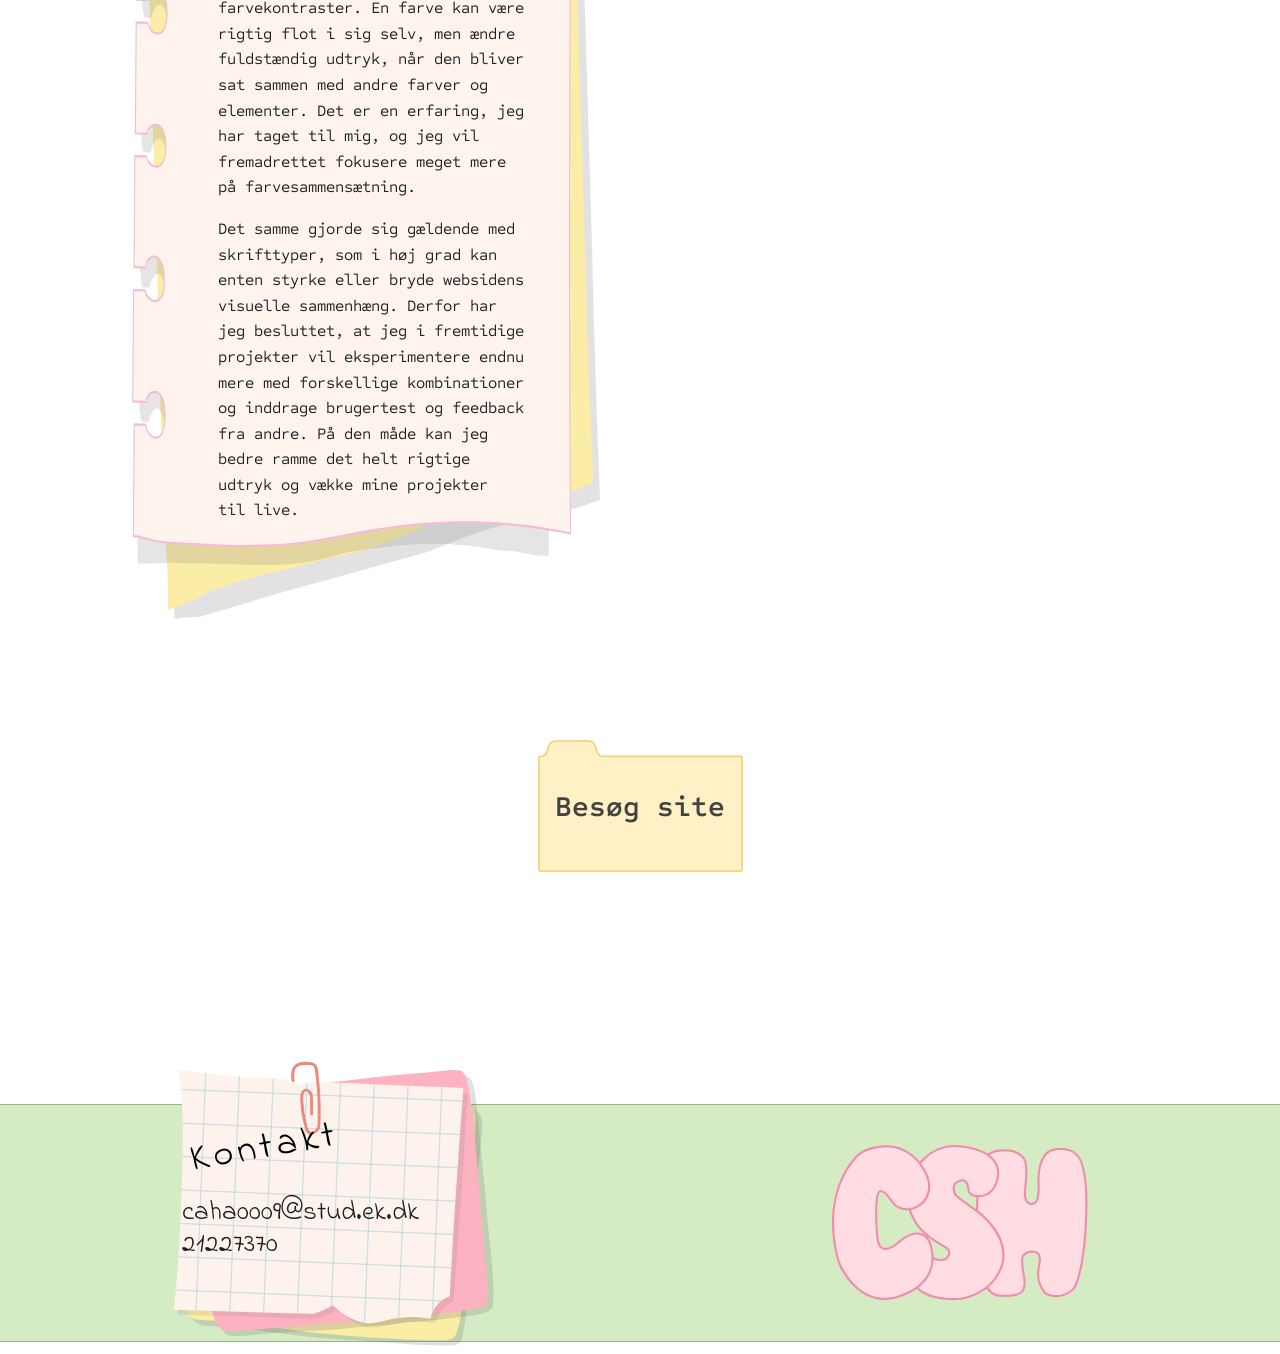
<file: tema3.html>
<!DOCTYPE html>
<html lang="da">

<head>
    <meta charset="UTF-8">
    <meta name="viewport" content="width=device-width, initial-scale=1.0">
    <title>Tema 3</title>
    <link rel="preconnect" href="https://fonts.googleapis.com">
    <link rel="preconnect" href="https://fonts.gstatic.com" crossorigin>
    <link href="https://fonts.googleapis.com/css2?family=Indie+Flower&display=swap" rel="stylesheet">
    <link href="https://fonts.googleapis.com/css2?family=Sometype+Mono:ital,wght@0,400..700;1,400..700&display=swap"
        rel="stylesheet">
    <link href="https://fonts.googleapis.com/css2?family=Sniglet:wght@400;800&display=swap" rel="stylesheet">

    <link rel="stylesheet" href="style.css">
    <link rel="stylesheet" href="layout.css">
    <link rel="icon" href="illutrationer/SVG/fav2.svg" type="image/svg+xml">
</head>

<body>
    <header>
        <div class="portfolio">
            <a href="index.html"><img src="illutrationer/header_final.svg" alt="Header"></a>
        </div>
        <div class="menu_mobil">
            <p class="navn_mobil">Caroline Sparkov Haynes</p>
            <nav>
                <ul class="menu">
                    <li><a href="tema2.html">Tema 2</a></li>
                    <li><a href="tema3.html">Tema 3</a></li>
                    <li><a href="tema4.html">Tema 4</a></li>
                    <li><a href="tema5.html">Tema 5</a></li>
                    <li><a href="ommig.html">Om mig</a></li>
                </ul>
            </nav>
            <button class="burger">
                <span class="line"></span>
                <span class="line"></span>
                <span class="line"></span>
            </button>
        </div>
        <div class="menu_desktop">
            <p class="navn_desktop">Caroline Sparkov Haynes</p>
            <nav>
                <div class="navbar">
                    <div class="dropdown">
                        <button class="dropbtn">Projekter
                            <i class="fa fa-caret-down"></i>
                        </button>
                        <div class="dropdown-content">
                            <a href="tema2.html">Tema 2</a>
                            <a href="tema3.html">Tema 3</a>
                            <a href="tema4.html">Tema 4</a>
                            <a href="tema5.html">Tema 5</a>
                        </div>
                    </div>
                    <a href="ommig.html">Om mig</a>
                </div>
            </nav>
        </div>

    </header>
    <main>
        <h1>Grundlæggende UX/UI</h1>
        <div class="tema3">
            <div>
                <h2>Tema 3</h2>
            </div>
            <div class="tema3_formol">
                <h3>Formål</h3>
                <div class="tema_tekst">
                    <p>Formålet med temaet er at give dig erfaring med udvalgte UX/UI-metoder samt at lære dig, hvordan
                        du
                        præsenterer din proces med design og udvikling af produkt/løsning, samt formidler dine research-
                        og
                        testresultater for interessenter.</p>
                </div>
            </div>
        </div>
        <div class="grid_1-1">
            <div class="tema3_img">
                <img src="images/t3_1.webp" alt="Forside">
            </div>
            <div>
                <div class="tekst_header">
                    <h2>Ideer og research</h2>
                </div>
                <div class="tema3_note_long">
                    <h3>Fra brainstorm til visuel retning</h3>
                    <div class="afsnit">
                        <p>I tema 3 lærte jeg, hvordan man opbygger et website fra start til slut. Processen startede
                            med en
                            brainstorm, hvor
                            formålet var at få alle mine interesser og idéer ned på papir. Ud fra det valgte jeg at
                            arbejde
                            med et emne om smykker.</p>

                        <p>Herefter gik jeg i gang med min research. Jeg søgte blandt andet inspiration på eksisterende
                            hjemmesider og udarbejdede
                            forskellige moodboards med tilhørende værdiord. Denne metode var utrolig effektiv til at
                            udforske mine kreative idéer og
                            visualisere forskellige designretninger, hvilket gjorde det langt nemmere for mig at vælge
                            det
                            endelige udtryk.</p>
                    </div>
                    <h3>Udforskning af Figmas funktioner</h3>
                    <p>Til at dokumentere hele min proces brugte jeg Figma. Jeg havde arbejdet en smule med programmet
                        før, men det var i
                        særgrad i dette tema, at jeg fik en dybere forståelse for de mange funktioner, programmet
                        tilbyder, og hvor bredt jeg
                        kan anvende det i min designproces.</p>
                </div>
            </div>
        </div>
        <div class="grid_1-1">
            <div class="tema3_img_galleri">
                <img src="images/t3_2.webp" alt="Galleri">
            </div>
            <div>
                <div class="tekst_header">
                    <h2>Wireframes</h2>
                </div>
                <div class="tema3_note_long">
                    <h3>Idegenerering med Crazy 8's</h3>
                    <div class="afsnit">
                        <p>I dette tema blev jeg introduceret for forskellige måder at idégenerere wireframes på. Jeg
                            startede med at skitsere de
                            første idéer i hånden på papir og afprøvede derefter øvelsen Crazy 8's. Metoden går ud på,
                            at
                            man folder et papir i otte
                            firkanter og sætter et stopur på otte minutter, hvor man skal nå at tegne én wireframe pr.
                            minut.</p>
                        <p>Øvelsen hjælper med at slippe kontrollen og stoppe med at overtænke det visuelle udtryk. Det
                            var
                            faktisk en del sværere
                            end det lyder, fordi det er udfordrende ikke at tænke på, om designet ser pænt ud.</p>
                    </div>
                    <h3>Fra hurtig skitse til Solution Sketch</h3>
                    <p>Efterfølgende arbejdede jeg videre med de bedste idéer fra øvelsen og udarbejdede et Solution
                        Sketch, som er en mere
                        detaljeret og udviklet wireframe.
                        Jeg synes, det var nogle utrolig gode metoder at lære. Det er en effektiv måde at generere mange
                        forskellige idéer til
                        et layout på, og det fungerer særligt godt, hvis man føler, at man sidder lidt fast i
                        designprocessen.</p>
                </div>
            </div>
        </div>
        <div class="grid_1-1">
            <div class="tema3_img">
                <img src="images/t3_3.webp" alt="Kode">
            </div>
            <div>
                <div class="tekst_header">
                    <h2>Websiden</h2>
                </div>
                <div class="tema3_note_long">
                    <h3>I gang med koden</h3>
                    <div class="afsnit">
                        <p>Efter en grundig proces med research og designudvikling var det tid til at kode og samle
                            websiden. Det var ikke den
                            nemmeste opgave, og resultatet blev helt sikkert ikke perfekt, men jeg lærte utrolig meget
                            undervejs.
                        </p>
                        <p>Jeg valgte bevidst at udfordre mine egne kompetencer ved at kaste mig ud i en mere avanceret
                            grid-opsætning. Det tog en
                            del tid og krævede meget fejlfinding, men jeg kom i mål med et resultat, jeg er rigtig godt
                            tilfreds med.</p>
                    </div>
                    <h3>Læring om farver, skrifttyper og kontraster</h3>
                    <p>Undervejs fik jeg også øjnene op for, hvor kompleks designprocessen kan være, især når det gælder
                        valg af farver og
                        fonte.</p>
                    <p>Jeg fandt ud af, at det er en stor udfordring at ramme de rigtige farvekontraster. En farve kan
                        være rigtig flot i sig
                        selv, men ændre fuldstændig udtryk, når den bliver sat sammen med andre farver og elementer. Det
                        er en erfaring, jeg har
                        taget til mig, og jeg vil fremadrettet fokusere meget mere på farvesammensætning.</p>
                    <p>Det samme gjorde sig gældende med skrifttyper, som i høj grad kan enten styrke eller bryde
                        websidens visuelle
                        sammenhæng. Derfor har jeg besluttet, at jeg i fremtidige projekter vil eksperimentere endnu
                        mere med forskellige
                        kombinationer og inddrage brugertest og feedback fra andre. På den måde kan jeg bedre ramme det
                        helt rigtige udtryk og
                        vække mine projekter til live.</p>
                </div>
            </div>
        </div>
        <div class="tema3_site">
            <a href="https://carolinehay.github.io/emnesite2/styling.html">Besøg site</a>
        </div>
    </main>
    <footer>
        <div class="kontakt">
            <img class="notes" src="illutrationer/notes.svg" alt="Notes">
            <div class="kontakt_text">
                <h5>Kontakt</h5>
                <p>caha0009@stud.ek.dk</p>
                <p>21227370</p>
            </div>
        </div>
        <a href="index.html"><img src="illutrationer/logo.svg" alt="Logo"></a>
    </footer>
    <script src="menu.js"></script>
</body>

</html>
</file>
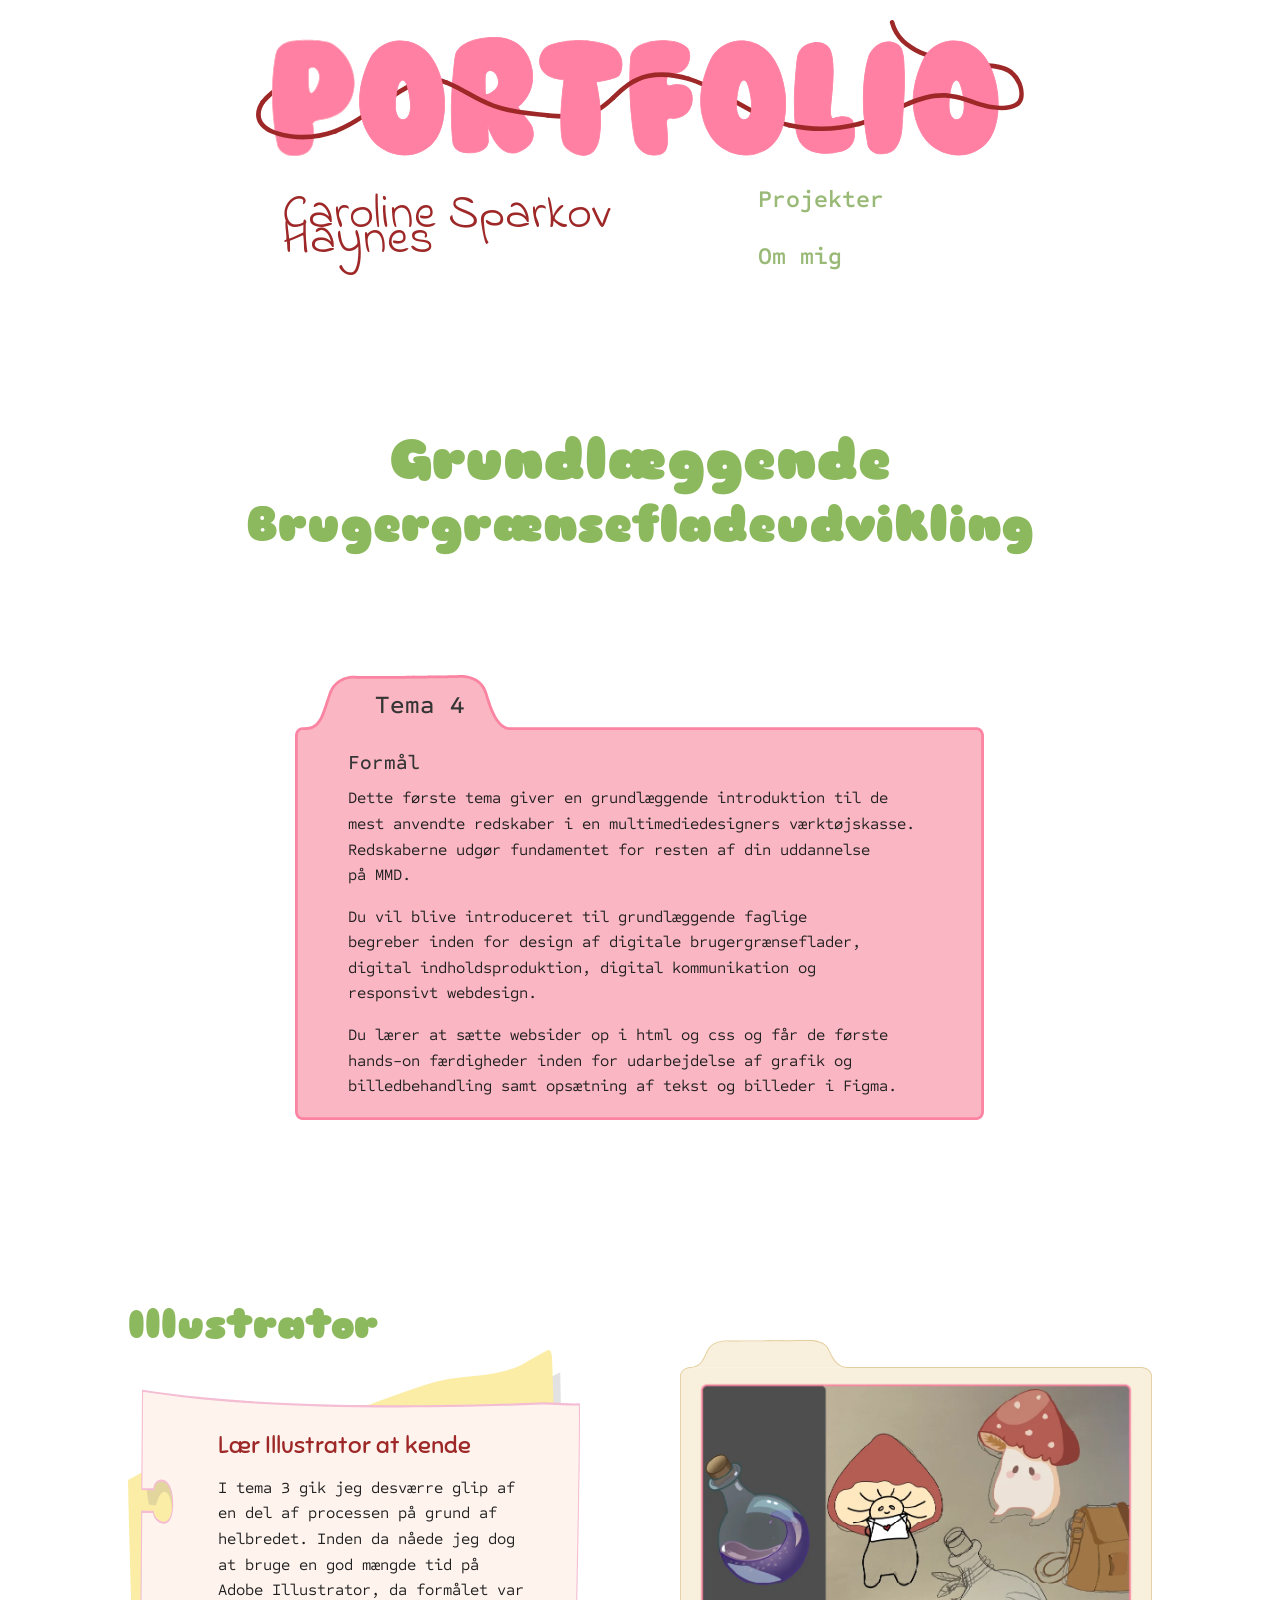
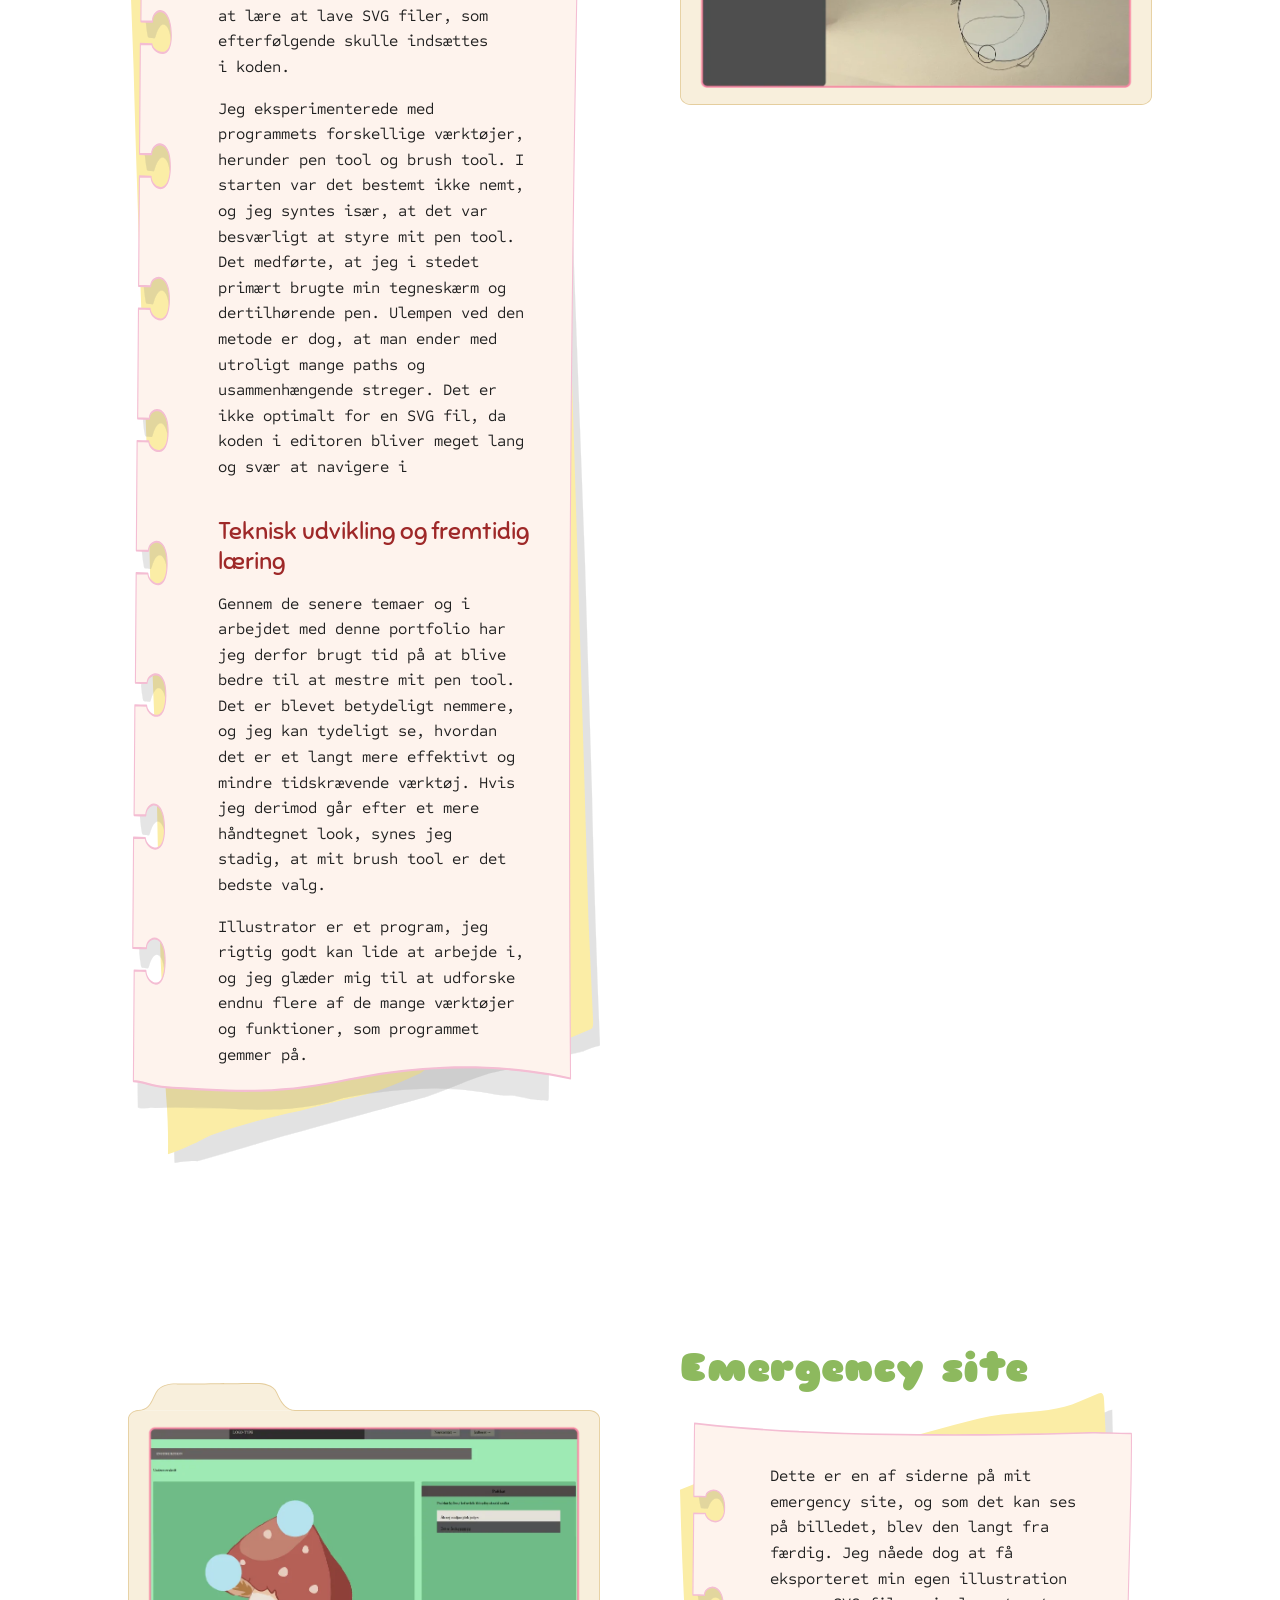
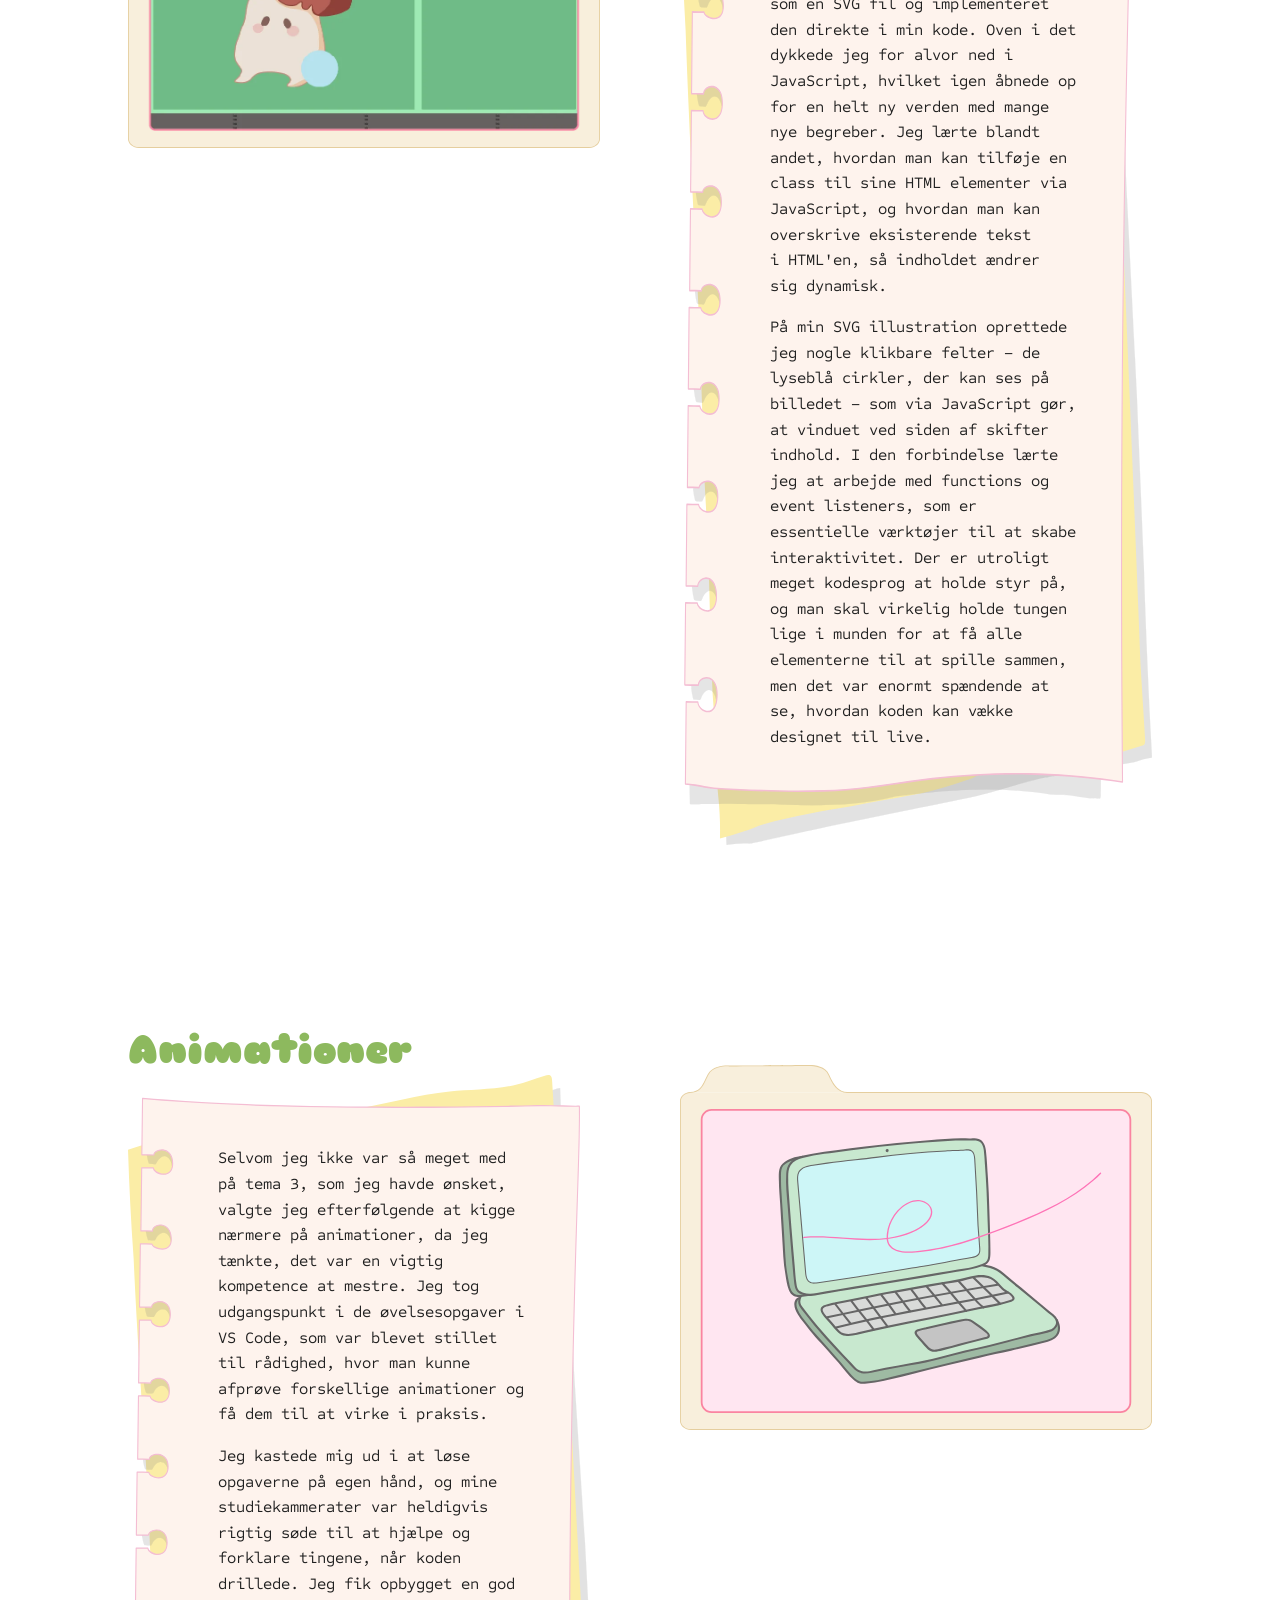
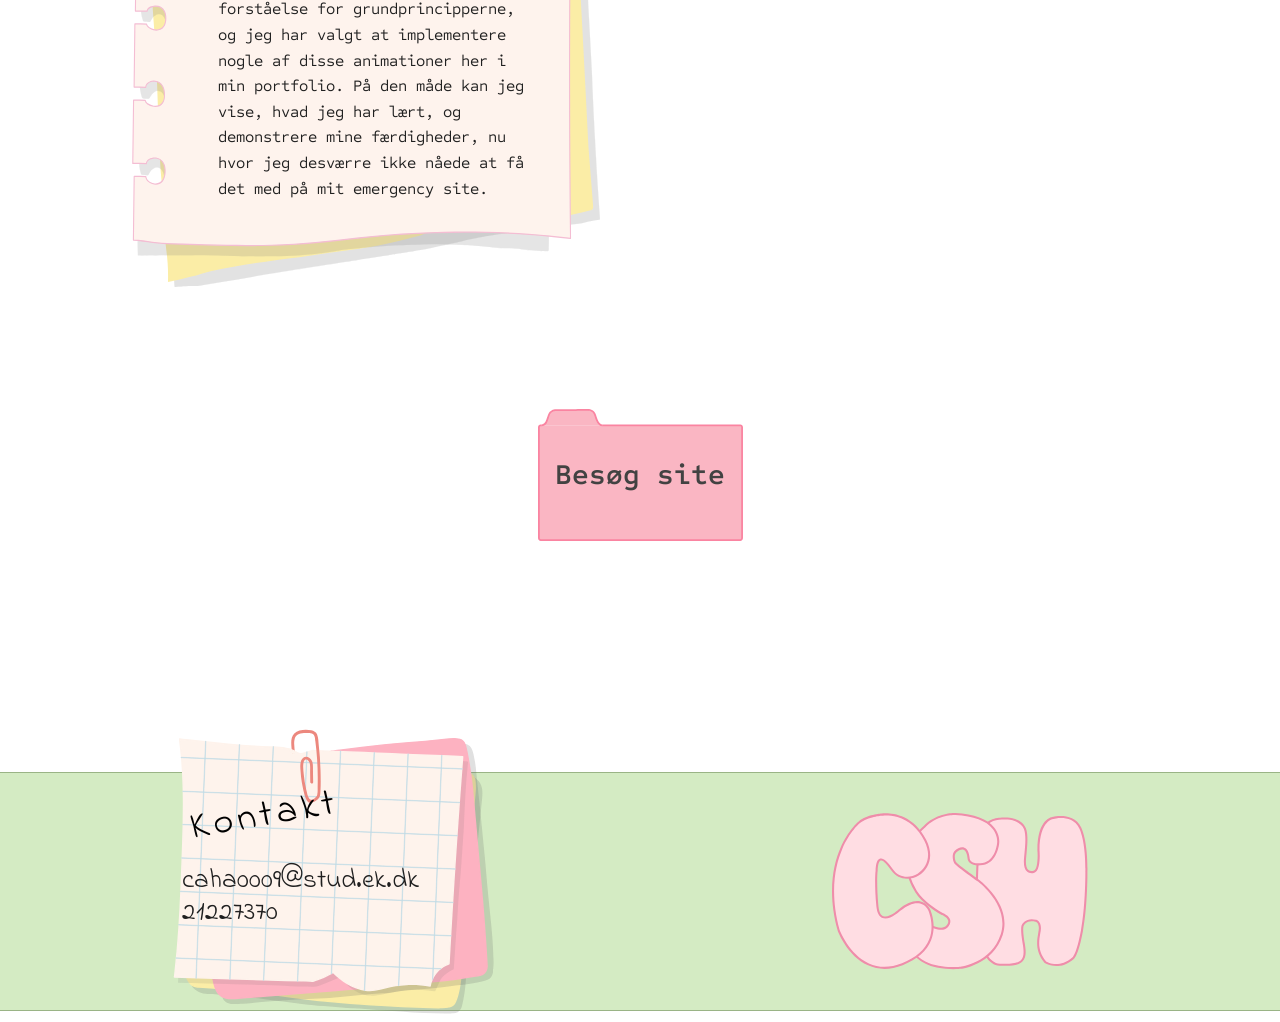
<file: tema4.html>
<!DOCTYPE html>
<html lang="da">

<head>
    <meta charset="UTF-8">
    <meta name="viewport" content="width=device-width, initial-scale=1.0">
    <title>Tema 4</title>
    <link rel="preconnect" href="https://fonts.googleapis.com">
    <link rel="preconnect" href="https://fonts.gstatic.com" crossorigin>
    <link href="https://fonts.googleapis.com/css2?family=Indie+Flower&display=swap" rel="stylesheet">
    <link href="https://fonts.googleapis.com/css2?family=Sometype+Mono:ital,wght@0,400..700;1,400..700&display=swap"
        rel="stylesheet">
    <link href="https://fonts.googleapis.com/css2?family=Sniglet:wght@400;800&display=swap" rel="stylesheet">

    <link rel="stylesheet" href="style.css">
    <link rel="stylesheet" href="layout.css">
    <link rel="icon" href="illutrationer/SVG/fav2.svg" type="image/svg+xml">
</head>

<body>
    <header>
        <div class="portfolio">
            <a href="index.html"><img src="illutrationer/header_final.svg" alt="Header"></a>
        </div>
        <div class="menu_mobil">
            <p class="navn_mobil">Caroline Sparkov Haynes</p>
            <nav>
                <ul class="menu">
                    <li><a href="tema2.html">Tema 2</a></li>
                    <li><a href="tema3.html">Tema 3</a></li>
                    <li><a href="tema4.html">Tema 4</a></li>
                    <li><a href="tema5.html">Tema 5</a></li>
                    <li><a href="ommig.html">Om mig</a></li>
                </ul>
            </nav>
            <button class="burger">
                <span class="line"></span>
                <span class="line"></span>
                <span class="line"></span>
            </button>
        </div>
        <div class="menu_desktop">
            <p class="navn_desktop">Caroline Sparkov Haynes</p>
            <nav>
                <div class="navbar">
                    <div class="dropdown">
                        <button class="dropbtn">Projekter
                            <i class="fa fa-caret-down"></i>
                        </button>
                        <div class="dropdown-content">
                            <a href="tema2.html">Tema 2</a>
                            <a href="tema3.html">Tema 3</a>
                            <a href="tema4.html">Tema 4</a>
                            <a href="tema5.html">Tema 5</a>
                        </div>
                    </div>
                    <a href="ommig.html">Om mig</a>
                </div>
            </nav>
        </div>

    </header>
    <main>
        <h1 class="tema4_h1"><span>Grundlæggende</span><br>Brugergrænsefladeudvikling</h1>
        <div class="tema4">
            <div>
                <h2>Tema 4</h2>
            </div>
            <div>
                <h3>Formål</h3>
                <div class="tema_tekst">
                    <p>Dette første tema giver en grundlæggende introduktion til de mest anvendte redskaber i en
                        multimediedesigners
                        værktøjskasse. Redskaberne udgør fundamentet for resten af din uddannelse på MMD.</p>

                    <p>Du vil blive introduceret til grundlæggende faglige begreber inden for design af digitale
                        brugergrænseflader,
                        digital indholdsproduktion, digital kommunikation og responsivt webdesign.</p>

                    <p>Du lærer at sætte websider op i html og css og får de første hands-on færdigheder inden for
                        udarbejdelse
                        af
                        grafik og
                        billedbehandling samt opsætning af tekst og billeder i Figma.</p>
                </div>
            </div>
        </div>
        <div class="grid_1-1">
            <div class="tema4_img">
                <img src="images/t4_1.webp" alt="illustrator">
            </div>
            <div>
                <div class="tekst_header">
                    <h2>Illustrator</h2>
                </div>
                <div class="tema4_note_long">
                    <h3>Lær Illustrator at kende</h3>
                    <div class="afsnit">
                        <p>I tema 3 gik jeg desværre glip af en del af processen på grund af helbredet. Inden da nåede
                            jeg
                            dog at bruge en god
                            mængde tid på Adobe Illustrator, da formålet var at lære at lave SVG filer, som
                            efterfølgende
                            skulle indsættes i koden.</p>
                        <p>Jeg eksperimenterede med programmets forskellige værktøjer, herunder pen tool og brush tool.
                            I
                            starten var det bestemt
                            ikke nemt, og jeg syntes især, at det var besværligt at styre mit pen tool. Det medførte, at
                            jeg
                            i stedet primært brugte
                            min tegneskærm og dertilhørende pen. Ulempen ved den metode er dog, at man ender med
                            utroligt
                            mange paths og
                            usammenhængende streger. Det er ikke optimalt for en SVG fil, da koden i editoren bliver
                            meget
                            lang og svær at navigere
                            i</p>
                    </div>
                    <h3>Teknisk udvikling og fremtidig læring</h3>
                    <p>Gennem de senere temaer og i arbejdet med denne portfolio har jeg derfor brugt tid på at blive
                        bedre til at mestre mit
                        pen tool. Det er blevet betydeligt nemmere, og jeg kan tydeligt se, hvordan det er et langt mere
                        effektivt og mindre
                        tidskrævende værktøj. Hvis jeg derimod går efter et mere håndtegnet look, synes jeg stadig, at
                        mit brush tool er det
                        bedste valg.</p>
                    <p>Illustrator er et program, jeg rigtig godt kan lide at arbejde i, og jeg glæder mig til at
                        udforske endnu flere af de
                        mange værktøjer og funktioner, som programmet gemmer på.</p>
                </div>
            </div>
        </div>
        <div class="grid_1-1">
            <div class="tema4_img_galleri">
                <img src="images/t4_2.webp" alt="Galleri">
            </div>
            <div>
                <div class="tekst_header">
                    <h2>Emergency site</h2>
                </div>
                <div class="tema4_note_long">
                    <p>Dette er en af siderne på mit emergency site, og som det kan ses på billedet, blev den langt fra
                        færdig. Jeg nåede dog
                        at få eksporteret min egen illustration som en SVG fil og implementeret den direkte i min kode.
                        Oven i det dykkede jeg
                        for alvor ned i JavaScript, hvilket igen åbnede op for en helt ny verden med mange nye begreber.
                        Jeg lærte blandt andet,
                        hvordan man kan tilføje en class til sine HTML elementer via JavaScript, og hvordan man kan
                        overskrive eksisterende
                        tekst i HTML'en, så indholdet ændrer sig dynamisk.</p>
                    <p>På min SVG illustration oprettede jeg nogle klikbare felter – de lyseblå cirkler, der kan ses på
                        billedet – som via
                        JavaScript gør, at vinduet ved siden af skifter indhold. I den forbindelse lærte jeg at arbejde
                        med functions og event
                        listeners, som er essentielle værktøjer til at skabe interaktivitet. Der er utroligt meget
                        kodesprog at holde styr på,
                        og man skal virkelig holde tungen lige i munden for at få alle elementerne til at spille sammen,
                        men det var enormt
                        spændende at se, hvordan koden kan vække designet til live.</p>
                </div>
            </div>
        </div>
        <div class="grid_1-1">
            <div class="tema4_img">
                <img src="images/SVG/tema4_3.svg" alt="Kode">
            </div>
            <div>
                <div class="tekst_header">
                    <h2>Animationer</h2>
                </div>
                <div class="tema4_note">
                    <p>Selvom jeg ikke var så meget med på tema 3, som jeg havde ønsket, valgte jeg efterfølgende at
                        kigge nærmere på
                        animationer, da jeg tænkte, det var en vigtig kompetence at mestre. Jeg tog udgangspunkt i de
                        øvelsesopgaver i VS Code,
                        som var blevet stillet til rådighed, hvor man kunne afprøve forskellige animationer og få dem
                        til at virke i praksis.
                    </p>
                    <p>Jeg kastede mig ud i at løse opgaverne på egen hånd, og mine studiekammerater var heldigvis
                        rigtig søde til at hjælpe og
                        forklare tingene, når koden drillede. Jeg fik opbygget en god forståelse for grundprincipperne,
                        og jeg har valgt at
                        implementere nogle af disse animationer her i min portfolio. På den måde kan jeg vise, hvad jeg
                        har lært, og demonstrere
                        mine færdigheder, nu hvor jeg desværre ikke nåede at få det med på mit emergency site.</p>
                </div>
            </div>
        </div>
        <div class="tema4_site">
            <a href="https://carolinehay.github.io/emergencysite/index.html">Besøg site</a>
        </div>
    </main>
    <footer>
        <div class="kontakt">
            <img class="notes" src="illutrationer/notes.svg" alt="Notes">
            <div class="kontakt_text">
                <h5>Kontakt</h5>
                <p>caha0009@stud.ek.dk</p>
                <p>21227370</p>
            </div>
        </div>
        <a href="index.html"><img src="illutrationer/logo.svg" alt="Logo"></a>
    </footer>
    <script src="menu.js"></script>
</body>

</html>
</file>
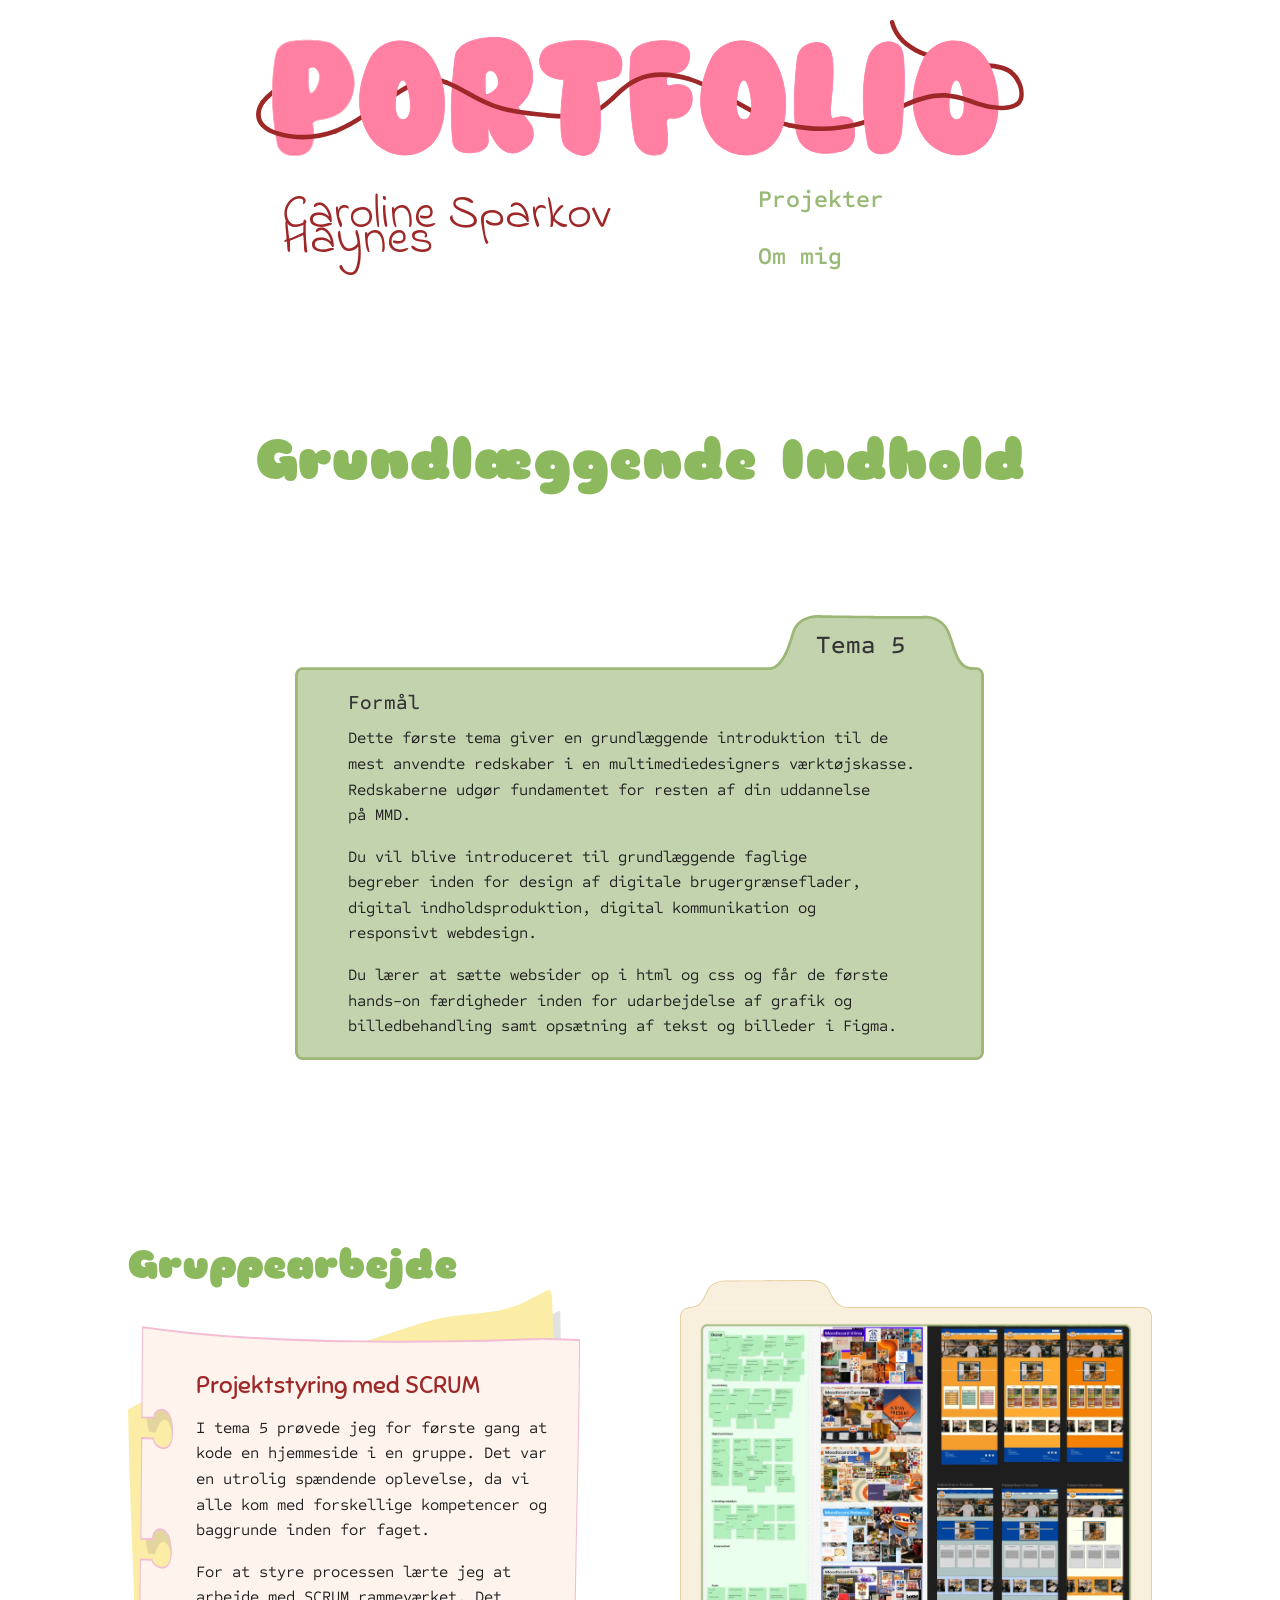
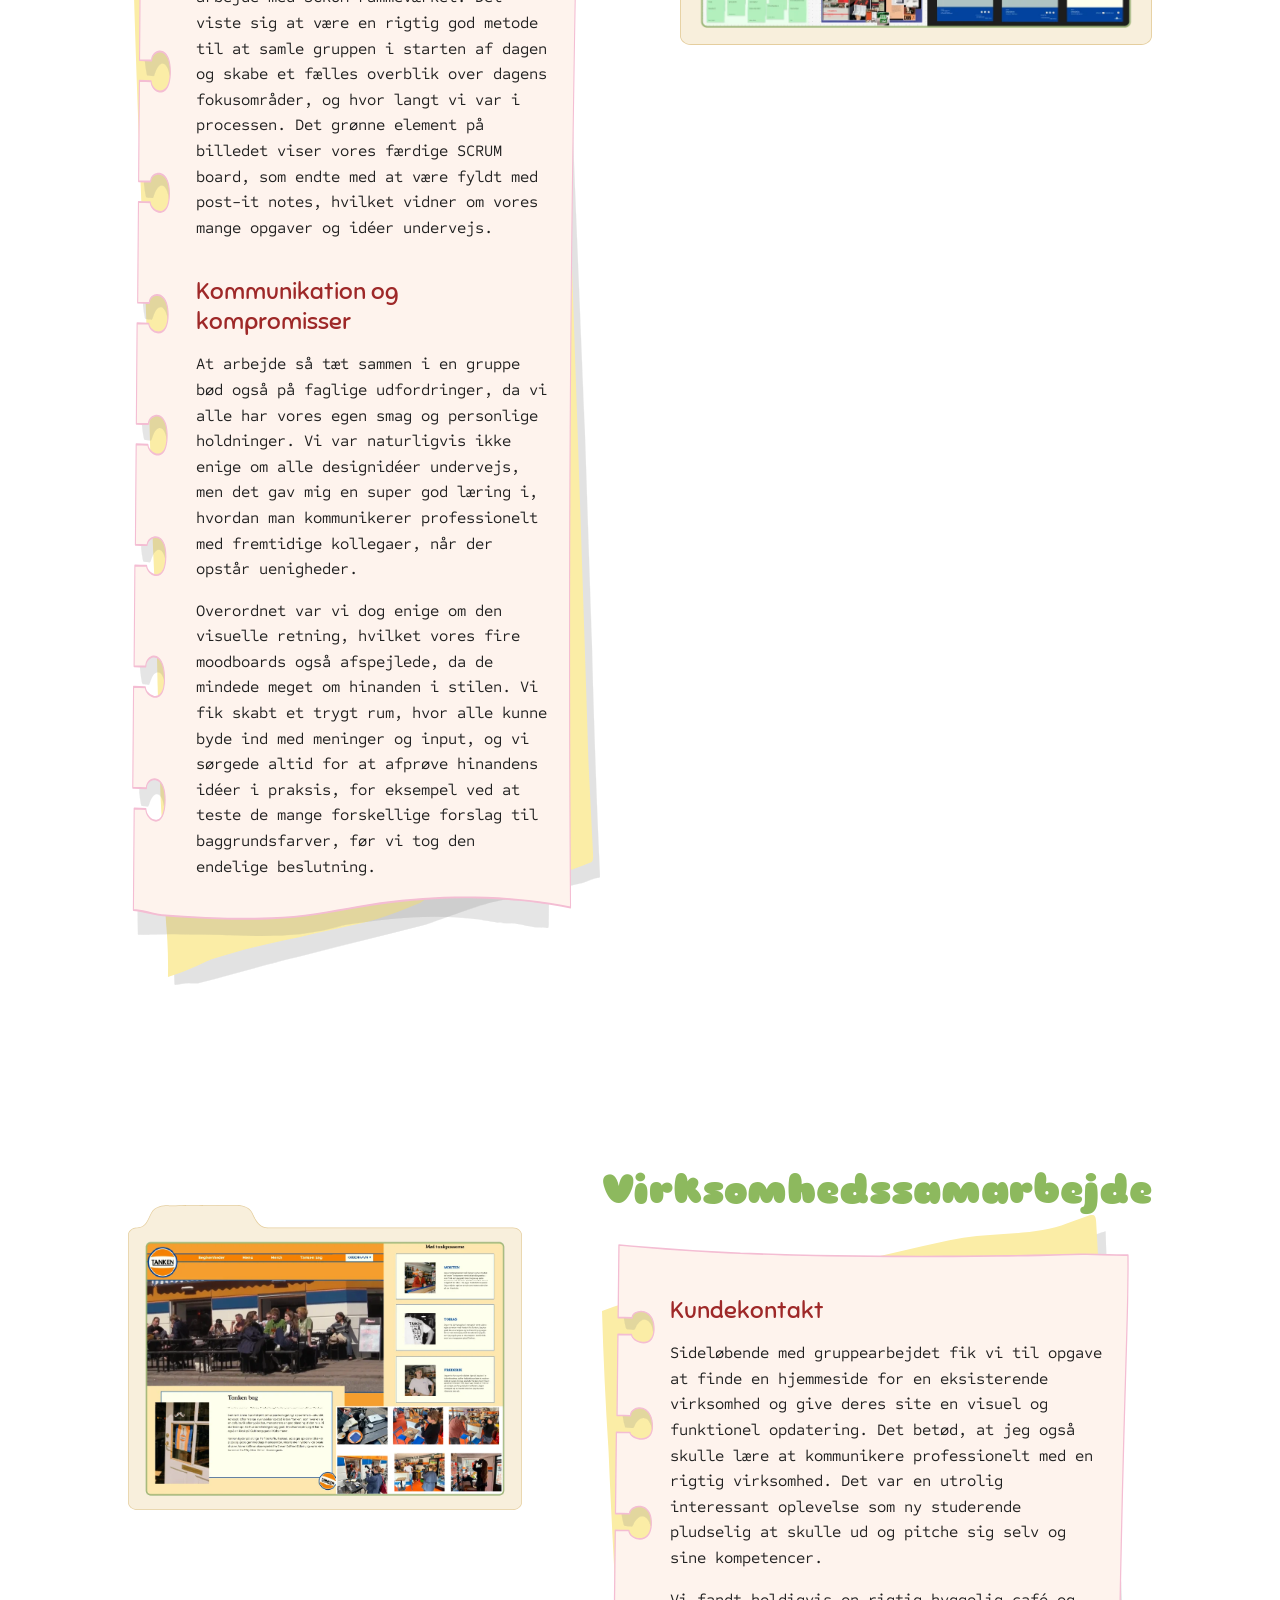
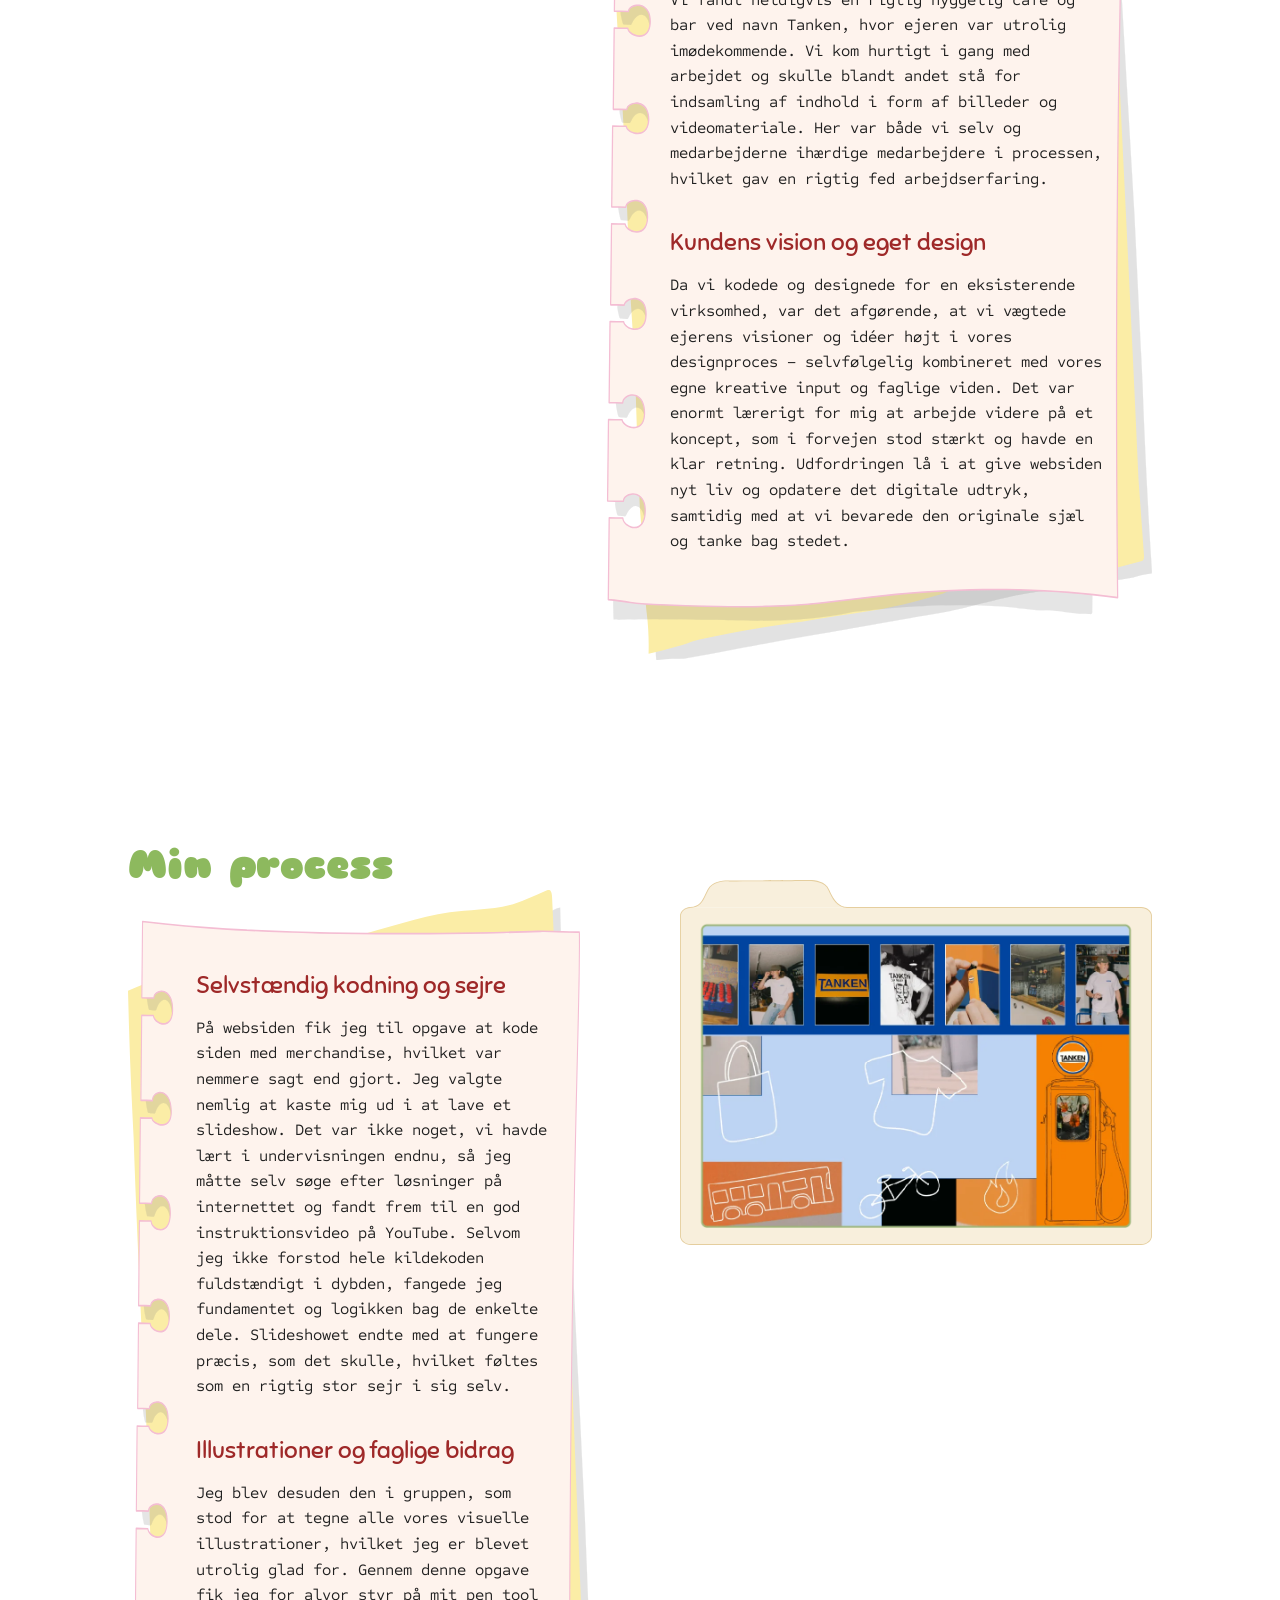
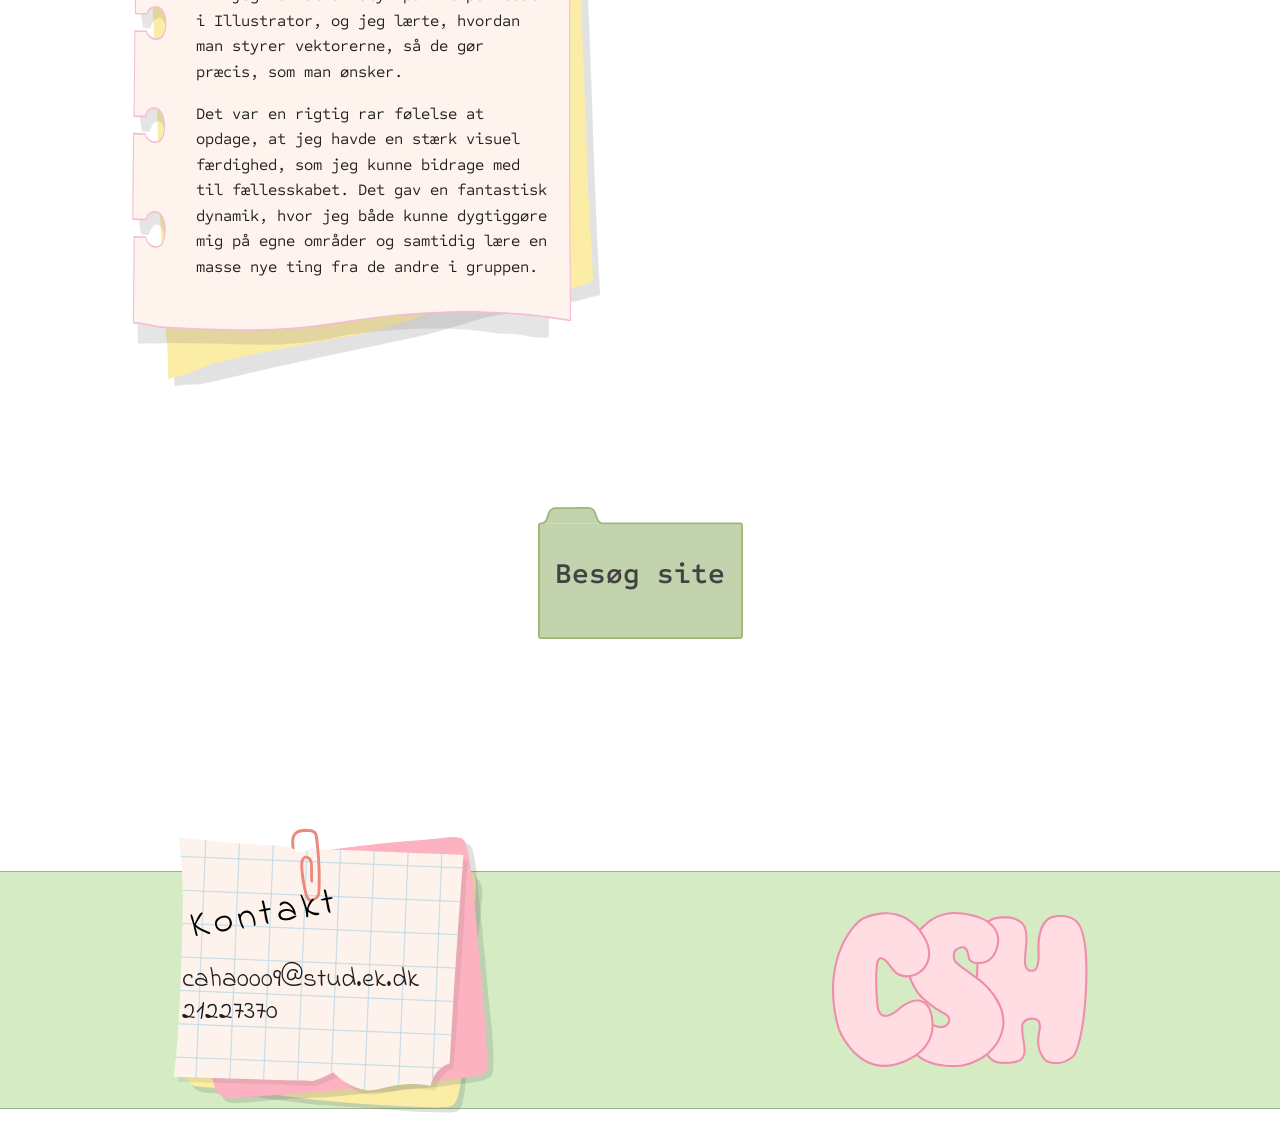
<file: tema5.html>
<!DOCTYPE html>
<html lang="da">

<head>
    <meta charset="UTF-8">
    <meta name="viewport" content="width=device-width, initial-scale=1.0">
    <title>Tema 5</title>
    <link rel="preconnect" href="https://fonts.googleapis.com">
    <link rel="preconnect" href="https://fonts.gstatic.com" crossorigin>
    <link href="https://fonts.googleapis.com/css2?family=Indie+Flower&display=swap" rel="stylesheet">
    <link href="https://fonts.googleapis.com/css2?family=Sometype+Mono:ital,wght@0,400..700;1,400..700&display=swap"
        rel="stylesheet">
    <link href="https://fonts.googleapis.com/css2?family=Sniglet:wght@400;800&display=swap" rel="stylesheet">

    <link rel="stylesheet" href="style.css">
    <link rel="stylesheet" href="layout.css">
    <link rel="icon" href="illutrationer/SVG/fav2.svg" type="image/svg+xml">
</head>

<body>
    <header>
        <div class="portfolio">
            <a href="index.html"><img src="illutrationer/header_final.svg" alt="Header"></a>
        </div>
        <div class="menu_mobil">
            <p class="navn_mobil">Caroline Sparkov Haynes</p>
            <nav>
                <ul class="menu">
                    <li><a href="tema2.html">Tema 2</a></li>
                    <li><a href="tema3.html">Tema 3</a></li>
                    <li><a href="tema4.html">Tema 4</a></li>
                    <li><a href="tema5.html">Tema 5</a></li>
                    <li><a href="ommig.html">Om mig</a></li>
                </ul>
            </nav>
            <button class="burger">
                <span class="line"></span>
                <span class="line"></span>
                <span class="line"></span>
            </button>
        </div>
        <div class="menu_desktop">
            <p class="navn_desktop">Caroline Sparkov Haynes</p>
            <nav>
                <div class="navbar">
                    <div class="dropdown">
                        <button class="dropbtn">Projekter
                            <i class="fa fa-caret-down"></i>
                        </button>
                        <div class="dropdown-content">
                            <a href="tema2.html">Tema 2</a>
                            <a href="tema3.html">Tema 3</a>
                            <a href="tema4.html">Tema 4</a>
                            <a href="tema5.html">Tema 5</a>
                        </div>
                    </div>
                    <a href="ommig.html">Om mig</a>
                </div>
            </nav>
        </div>

    </header>
    <main>
        <h1>Grundlæggende Indhold</h1>
        <div class="tema5">
            <div>
                <h2>Tema 5</h2>
            </div>
            <div>
                <h3>Formål</h3>
                <div class="tema_tekst">
                    <p>Dette første tema giver en grundlæggende introduktion til de mest anvendte redskaber i en
                        multimediedesigners
                        værktøjskasse. Redskaberne udgør fundamentet for resten af din uddannelse på MMD.</p>

                    <p>Du vil blive introduceret til grundlæggende faglige begreber inden for design af digitale
                        brugergrænseflader,
                        digital indholdsproduktion, digital kommunikation og responsivt webdesign.</p>

                    <p>Du lærer at sætte websider op i html og css og får de første hands-on færdigheder inden for
                        udarbejdelse
                        af
                        grafik og
                        billedbehandling samt opsætning af tekst og billeder i Figma.</p>
                </div>
            </div>
        </div>
        <div class="grid_1-1">
            <div class="tema5_img">
                <img src="images/t5_1.webp" alt="Forside">
            </div>
            <div>
                <div class="tekst_header">
                    <h2>Gruppearbejde</h2>
                </div>
                <div class="tema5_note_long">
                    <h3>Projektstyring med SCRUM</h3>
                    <div class="afsnit">
                        <p>I tema 5 prøvede jeg for første gang at kode en hjemmeside i en gruppe. Det var en
                            utrolig
                            spændende oplevelse, da vi
                            alle kom med forskellige kompetencer og baggrunde inden for faget.</p>
                        <p>For at styre processen lærte jeg at arbejde med SCRUM rammeværket. Det viste sig at være
                            en
                            rigtig god metode til at
                            samle gruppen i starten af dagen og skabe et fælles overblik over dagens fokusområder,
                            og
                            hvor
                            langt vi var i processen.
                            Det grønne element på billedet viser vores færdige SCRUM board, som endte med at være
                            fyldt
                            med
                            post-it notes, hvilket
                            vidner om vores mange opgaver og idéer undervejs.</p>
                    </div>
                    <h3>Kommunikation og kompromisser</h3>
                    <p>At arbejde så tæt sammen i en gruppe bød også på faglige udfordringer, da vi alle har vores
                        egen
                        smag og personlige
                        holdninger. Vi var naturligvis ikke enige om alle designidéer undervejs, men det gav mig en
                        super god læring i, hvordan
                        man kommunikerer professionelt med fremtidige kollegaer, når der opstår uenigheder.</p>
                    <p>Overordnet var vi dog enige om den visuelle retning, hvilket vores fire moodboards også
                        afspejlede, da de mindede meget
                        om hinanden i stilen. Vi fik skabt et trygt rum, hvor alle kunne byde ind med meninger og
                        input,
                        og vi sørgede altid for
                        at afprøve hinandens idéer i praksis, for eksempel ved at teste de mange forskellige forslag
                        til
                        baggrundsfarver, før
                        vi tog den endelige beslutning.</p>
                </div>
            </div>
        </div>
        <div class="grid_1-1">
            <div class="tema5_img_galleri">
                <img src="images/t5_2.webp" alt="Galleri">
            </div>
            <div>
                <div class="tekst_header">
                    <h2>Virksomhedssamarbejde</h2>
                </div>
                <div class="tema5_note_long">
                    <h3>Kundekontakt</h3>
                    <div class="afsnit">
                        <p>Sideløbende med gruppearbejdet fik vi til opgave at finde en hjemmeside for en
                            eksisterende
                            virksomhed og give deres
                            site en visuel og funktionel opdatering. Det betød, at jeg også skulle lære at
                            kommunikere
                            professionelt med en rigtig
                            virksomhed. Det var en utrolig interessant oplevelse som ny studerende pludselig at
                            skulle
                            ud og
                            pitche sig selv og sine
                            kompetencer.</p>
                        <p>Vi fandt heldigvis en rigtig hyggelig café og bar ved navn Tanken, hvor ejeren var
                            utrolig
                            imødekommende. Vi kom hurtigt
                            i gang med arbejdet og skulle blandt andet stå for indsamling af indhold i form af
                            billeder
                            og
                            videomateriale. Her var
                            både vi selv og medarbejderne ihærdige medarbejdere i processen, hvilket gav en rigtig
                            fed
                            arbejdserfaring.</p>
                    </div>
                    <h3>Kundens vision og eget design</h3>
                    <p>Da vi kodede og designede for en eksisterende virksomhed, var det afgørende, at vi vægtede
                        ejerens visioner og idéer
                        højt i vores designproces – selvfølgelig kombineret med vores egne kreative input og faglige
                        viden.
                        Det var enormt lærerigt for mig at arbejde videre på et koncept, som i forvejen stod stærkt
                        og
                        havde en klar retning.
                        Udfordringen lå i at give websiden nyt liv og opdatere det digitale udtryk, samtidig med at
                        vi
                        bevarede den originale
                        sjæl og tanke bag stedet.</p>
                </div>
            </div>
        </div>
        <div class="grid_1-1">
            <div class="tema5_img">
                <img src="images/t5_3.webp" alt="Kode">
            </div>
            <div>
                <div class="tekst_header">
                    <h2>Min process</h2>
                </div>
                <div class="tema5_note_long">
                    <h3>Selvstændig kodning og sejre</h3>
                    <div class="afsnit">
                        <p>På websiden fik jeg til opgave at kode siden med merchandise, hvilket var nemmere sagt
                            end
                            gjort.
                            Jeg valgte nemlig at
                            kaste mig ud i at lave et slideshow. Det var ikke noget, vi havde lært i undervisningen
                            endnu,
                            så jeg måtte selv søge
                            efter løsninger på internettet og fandt frem til en god instruktionsvideo på YouTube.
                            Selvom jeg ikke forstod hele kildekoden fuldstændigt i dybden, fangede jeg fundamentet
                            og
                            logikken bag de enkelte dele.
                            Slideshowet endte med at fungere præcis, som det skulle, hvilket føltes som en rigtig
                            stor
                            sejr
                            i sig selv.
                        </p>
                    </div>
                    <h3>Illustrationer og faglige bidrag</h3>
                    <p>Jeg blev desuden den i gruppen, som stod for at tegne alle vores visuelle illustrationer,
                        hvilket
                        jeg er blevet utrolig
                        glad for. Gennem denne opgave fik jeg for alvor styr på mit pen tool i Illustrator, og jeg
                        lærte, hvordan man styrer
                        vektorerne, så de gør præcis, som man ønsker.</p>
                    <p>Det var en rigtig rar følelse at opdage, at jeg havde en stærk visuel færdighed, som jeg
                        kunne
                        bidrage med til
                        fællesskabet. Det gav en fantastisk dynamik, hvor jeg både kunne dygtiggøre mig på egne
                        områder
                        og samtidig lære en
                        masse nye ting fra de andre i gruppen.</p>
                </div>
            </div>
        </div>
        <div class="tema5_site">
            <a href="https://carolinehay.github.io/Tanken_done/">Besøg site</a>
        </div>
    </main>
    <footer>
        <div class="kontakt">
            <img class="notes" src="illutrationer/notes.svg" alt="Notes">
            <div class="kontakt_text">
                <h5>Kontakt</h5>
                <p>caha0009@stud.ek.dk</p>
                <p>21227370</p>
            </div>
        </div>
        <a href="index.html"><img src="illutrationer/logo.svg" alt="Logo"></a>
    </footer>
    <script src="menu.js"></script>
</body>

</html>
</file>
<file: style.css>
/*************** Reset *********************/
* {
  margin: 0;
  padding: 0;
  box-sizing: border-box;
}

img {
  width: 100%;
  height: auto;
  display: block;
}

p,
li {
  text-wrap: pretty;
}

/*************** Farver & Fonts *********************/
:root {
  /* Fonts */
  --font-family-navn: "Indie Flower", cursive;
  --font-family-tekst: "Sometype Mono", monospace;
  --font-family-header: "Sniglet", system-ui;

  /* Farver */
  --color-background: #ffffff;
  --color-navn: #9e2828;
  --color-nav: #9ab182;
}

/*************** General *********************/

body {
  background-color: var(--color-background);
  display: grid;
  grid-template-rows: auto 1fr auto;
  min-height: 100svh;
}

main {
  margin-inline: 4%;
}

h1 {
  text-align: center;
  font-family: var(--font-family-header);
  color: #8db95e;
  margin-top: 70px;
  margin-bottom: 80px;
  font-size: 2rem;
}

.ommig_h1 {
  font-size: 3rem;
}

p {
  font-family: var(--font-family-tekst);
  font-size: 16px;
  line-height: 1.6rem;
  max-width: 50ch;
  margin-bottom: 1rem;
  color: #1f1f1f;
}

.afsnit {
  padding-bottom: 10px;
}

@keyframes clip-reveal {
  from {
    translate: 70px 0px;
  }
}

.tekst_header h2 {
  animation: clip-reveal ease-out both;
  animation-timeline: view();
  animation-range: 10% 40%;
}

/*************** Header *********************/

/*** Portfolio Header Mobil ***/

.portfolio {
  width: 95%;
  place-self: center;
  margin-top: 4%;
}

/*** Menu Desktop ***/

.menu_desktop {
  display: flex;
  width: 56%;
  max-width: 1068px;
  margin: 15px auto 40px auto;
  justify-content: space-between;
  align-items: center;
}

.navn_desktop {
  font-family: var(--font-family-navn);
  color: var(--color-navn);
  font-size: 3rem;
  margin: 0;
  padding-left: 0;
}

.navbar {
  overflow: hidden;
  font-family: var(--font-family-tekst);
  font-weight: 600;
  margin-left: 0;
}

.navbar a {
  float: left;
  font-size: 1.5rem;
  color: #99b976;
  text-align: center;
  padding: 14px 16px;
  text-decoration: none;
}

/*** Dropdown Menu ***/

.dropdown {
  float: left;
  overflow: hidden;
  z-index: 500;
}

.dropdown .dropbtn {
  font-size: 1.5rem;
  border: none;
  outline: none;
  color: #99b976;
  font-weight: 600;
  padding: 14px 16px;
  background-color: inherit;
  font-family: inherit;
  margin: 0;
}

.navbar a:hover,
.dropdown:hover .dropbtn {
  background-color: #bbda93;
  border-radius: 10px;
  color: #768f55;
}

.dropdown-content {
  display: none;
  position: absolute;
  background-color: #ffffff;
  border-radius: 10px;
  min-width: 160px;
  box-shadow: 0px 8px 16px 0px rgba(0, 0, 0, 0.2);
  z-index: 20;
}

.dropdown-content a {
  float: none;
  color: #768f55;
  padding: 12px 16px;
  text-decoration: none;
  display: block;
  text-align: left;
}

.dropdown-content a:hover {
  background-color: #f795aa;
  color: #9e2828;
}

.dropdown:hover .dropdown-content {
  display: block;
}

.menu_mobil {
  display: none;
}

/*** Menu Mobil ***/

@media screen and (max-width: 800px) {
  .navn_mobil {
    font-family: var(--font-family-navn);
    color: #9e2828;
    font-size: 35px;
    margin-left: 5%;
    margin-top: 2%;
  }

  .menu_mobil {
    display: flex;
    justify-content: space-between;
    align-items: center;
  }

  .menu {
    list-style: none;
  }

  .menu li {
    margin-right: 20px;
  }

  .menu li:last-child {
    margin-right: 0;
  }

  .menu a {
    display: block;
    padding: 5%;
    font-family: var(--font-family-tekst);
    color: #768f55;
    text-decoration: none;
    transition: color 0.3s;
    text-align: center;
  }

  .menu a:hover {
    background-color: #f795aa;
    color: #9e2828;
    border-radius: 10px;
  }

  .burger {
    width: 30px;
    height: 20px;
    cursor: pointer;
    margin-right: 7%;
  }

  .burger .line {
    display: block;
    width: 100%;
    height: 2px;
    background-color: #99b976;
    margin-bottom: 5px;
    transition: 0.2s linear;
  }

  .menu_desktop {
    display: none;
  }

  .menu {
    display: none;
  }

  .burger {
    display: block;
    background-color: transparent;
    border: 0;
  }

  .burger.active .line:nth-child(1) {
    transform: rotate(45deg) translate(5px, 5px);
    transition: 0.2s linear;
  }

  .burger.active .line:nth-child(2) {
    opacity: 0;
    transition: 0.15s linear;
  }

  .burger.active .line:nth-child(3) {
    transform: rotate(-45deg) translate(5px, -5px);
    transition: 0.2s linear;
  }

  nav.active .menu {
    display: block;
    background-color: #ffffff;
    position: absolute;
    border-radius: 10px;
    top: 20%;
    left: 65%;
    width: 30%;
    box-shadow: 0px 8px 16px 0px rgba(0, 0, 0, 0.2);
    z-index: 7;
  }

  nav.active .menu li {
    margin: 10px 20px;
  }

  nav.active .menu a {
    font-size: 20px;
  }
}

/*************** Forside *********************/

.mapper {
  position: relative;
  height: 100%;
  padding-top: 90px;
}

.layer-1 {
  position: absolute;
  bottom: 0;
  z-index: 6;
  width: 100%;
  aspect-ratio: 558.41/316.15;
}
.layer-2 {
  position: absolute;
  bottom: 0;
  z-index: 5;
  width: 100%;
  aspect-ratio: 558.41/348.58;
}
.layer-3 {
  position: absolute;
  bottom: 0;
  z-index: 4;
  width: 100%;
  aspect-ratio: 558.41/397.45;
}
.layer-4 {
  position: absolute;
  bottom: 0;
  z-index: 3;
  width: 100%;
  aspect-ratio: 558.41/448.36;
}
.layer-5 {
  position: absolute;
  bottom: 0;
  z-index: 2;
  width: 100%;
  aspect-ratio: 558.41/496.61;
}
.layer-6 {
  z-index: 1;
  width: 100%;
  aspect-ratio: 558.41/517.25;
}

.text_layer-2,
.text_layer-3,
.text_layer-4,
.text_layer-5 {
  font-family: var(--font-family-tekst);
  font-size: 18px;
  font-weight: 500;
  color: #353535;
}
.text_layer-1 {
  position: absolute;
  bottom: 18%;
  left: 50%;
  rotate: 5deg;
}
.text_layer-1 h1 {
  font-size: 28px;
}
.text_layer-2 {
  position: absolute;
  top: 4%;
  left: 10.5%;
}
.layer-2:hover {
  bottom: 5%;
  transition: 0.5s;
}
.text_layer-3 {
  position: absolute;
  top: 4%;
  left: 76.5%;
}
.layer-3:hover {
  bottom: 5%;
  transition: 0.5s;
}
.text_layer-4 {
  position: absolute;
  top: 4%;
  left: 12.5%;
}
.layer-4:hover {
  bottom: 5%;
  transition: 0.5s;
}
.text_layer-5 {
  position: absolute;
  top: 3%;
  left: 75%;
}
.layer-5:hover {
  bottom: 5%;
  transition: 0.5s;
}

/*************** Projekt Sider/Tema Sider *********************/

/*** Tema 4 h1 ***/

.tema4_h1 {
  font-size: 28px;
}
.tema4_h1 span {
  font-size: 32px;
}

/*****************/

/*** Tema Formål & Overskifter ***/

.tema2 {
  background-image: url(illutrationer/SVG/pink2.svg);
  padding-bottom: 5px;
  padding-inline: 20px;
}
.tema3 {
  background-image: url(illutrationer/SVG/gul2.svg);
  padding-bottom: 130px;
  padding-inline: 20px;
}
.tema4 {
  background-image: url(illutrationer/SVG/darkpink2.svg);
  padding-bottom: 5px;
  padding-inline: 20px;
}
.tema5 {
  background-image: url(illutrationer/SVG/green2.svg);
  padding-bottom: 5px;
  padding-inline: 20px;
}
.tema2,
.tema3,
.tema4,
.tema5 {
  font-family: var(--font-family-tekst);
  background-repeat: no-repeat;
  position: relative;
  z-index: 1;
}

.tema2 h2,
.tema4 h2 {
  max-width: 45ch;
  text-align: left;
  padding-top: 15px;
  padding-left: 25px;
  font-size: 24px;
  font-weight: 500;
  color: #353535;
}

.tema3 h2,
.tema5 h2 {
  max-width: 45ch;
  margin: 0 auto;
  text-align: right;
  padding-top: 15px;
  padding-right: 23px;
  font-size: 24px;
  font-weight: 500;
  color: #353535;
}

.tema2 h3,
.tema3 h3,
.tema4 h3,
.tema5 h3 {
  max-width: 45ch;
  padding-top: 30px;
  padding-bottom: 10px;
  font-size: 20px;
  font-weight: 500;
  color: #353535;
}

.tema3_formol {
  padding-top: 90px;
}

/*** Tema Billeder & Tekst ***/

.tema2_img,
.tema2_img_galleri,
.tema3_img,
.tema3_img_galleri,
.tema4_img,
.tema4_img_galleri,
.tema5_img,
.tema5_img_galleri {
  background-image: url(images/folder.svg);
  background-repeat: no-repeat;
  margin-top: 150px;
  margin-bottom: 30px;
}

.tema2_note,
.tema3_note,
.tema4_note,
.tema5_note {
  background-image: url(illutrationer/SVG/notepink.svg);
  background-repeat: no-repeat;
  background-position: center;
  padding-right: 50px;
  padding-left: 60px;
  padding-top: 50px;
  padding-bottom: 50px;
}

.tema2_note_long,
.tema3_note_long,
.tema4_note_long,
.tema5_note_long,
.mig,
.semester1 {
  background-image: url(illutrationer/SVG/notepink.svg);
  background-repeat: no-repeat;
  background-position: center;
  padding-right: 50px;
  padding-left: 68px;
  padding-top: 70px;
  padding-bottom: 90px;
}

.tekst_header h2 {
  font-family: var(--font-family-header);
  font-size: 2rem;
  font-weight: 600;
  padding-bottom: -80px;
  color: #8db95e;
}

.tema2_note_long h3,
.tema3_note h3,
.tema3_note_long h3,
.tema4_note h3,
.tema4_note_long h3,
.tema5_note_long h3,
.mig h3,
.semester1 h3 {
  font-family: var(--font-family-header);
  font-size: 1.35rem;
  font-weight: 400;
  color: #9e2828;
  max-width: 45ch;
  display: inline-block;
  padding-top: 10px;
  padding-bottom: 15px;
  padding-left: 0;
}

/*** Link Til Sites ***/

.tema2_site {
  background-image: url(illutrationer/link_tema2.svg);
}
.tema3_site {
  background-image: url(illutrationer/link_tema3.svg);
}
.tema4_site {
  background-image: url(illutrationer/link_tema4.svg);
}
.tema5_site {
  background-image: url(illutrationer/link_tema5.svg);
}

.tema2_site,
.tema3_site,
.tema4_site,
.tema5_site {
  background-repeat: no-repeat;
  background-size: 40%;
  background-position: center;
  margin-bottom: 10px;
  margin-top: 70px;
  padding-inline: 50px;
  padding-block: 40px;
  text-align: center;
}

.tema2_site a,
.tema3_site a,
.tema4_site a,
.tema5_site a {
  text-decoration: none;
  font-family: var(--font-family-tekst);
  font-size: 20px;
  color: rgb(66, 66, 66);
  font-weight: 600;
}
.tema2_site a:hover {
  color: #f795aa;
}
.tema3_site a:hover {
  color: #f4d47b;
}
.tema4_site a:hover {
  color: #fa84a1;
}
.tema5_site a:hover {
  color: #8eaa6a;
}

/*************** Om Mig *********************/

.portrait_wrapper {
  display: block;
  margin-inline: auto;
  width: 80%;
  aspect-ratio: 557/657;
  height: auto;
}
.portrait_group {
  position: relative;
}
.portrait {
  position: absolute;
  width: 100%;
}
.pinkblomst {
  position: absolute;
  width: 100%;
}
.lillablomst {
  position: absolute;
  width: 100%;
}
.portrait_note {
  position: absolute;
  width: 100%;
}
.om_mig {
  position: absolute;
  bottom: 3%;
  left: 52%;
}
.om_mig p {
  font-family: var(--font-family-navn);
  font-size: 20px;
  font-weight: 600;
  line-height: 10px;
  letter-spacing: 4px;
  rotate: 4deg;
}
.gulblomst {
  position: absolute;
  width: 100%;
}

.mig {
  margin-top: 90px;
  margin-bottom: 90px;
}
.semester1 {
  margin-bottom: 90px;
}
.kompetencer {
  display: grid;
  grid-template-columns: 1fr 1.5fr;
  row-gap: 40px;
  align-items: center;
  justify-items: center;
  margin-right: 50px;
  margin-top: 60px;
}

.komp {
  text-align: center;
}

.ikoner {
  width: 35%;
}

.mig h2,
.semester1 h2 {
  padding-bottom: 10px;
}

/*************** Footer *********************/

footer {
  display: grid;
  grid-auto-flow: column;
  grid-template-columns: 1fr 1fr;
  background-color: #d4ebc3;
  border-block: 1.5px solid #9ab486;
  justify-items: center;
  align-items: center;
  position: relative;
  margin-top: 140px;
  padding-block: 40px;
}

.notes {
  width: 90%;
  max-width: 500px;
  z-index: 50;
  rotate: 4deg;
  position: relative;
  justify-self: center;
}

.kontakt {
  font-weight: 400;
  margin-top: -70px;
}

.kontakt_text {
  position: relative;
  margin-top: -160px;
  left: 25px;
  z-index: 100;
}

.kontakt p {
  font-family: var(--font-family-navn);
  font-size: 20px;
  line-height: 1rem;
}

.kontakt h5 {
  font-family: var(--font-family-navn);
  font-size: 28px;
  letter-spacing: 4px;
  font-weight: 400;
  rotate: -10deg;
  padding-bottom: 30px;
  padding-left: 10px;
}

footer a {
  width: 70%;
}
</file>
<file: layout.css>
@media (min-width: 1000px) {
  .grid_1-1 {
    display: grid;
    grid-template-columns: 1fr 1fr;
    gap: 5rem;
    margin-top: 180px;
  }
  .tema2_img,
  .tema3_img,
  .tema4_img,
  .tema5_img {
    order: 1;
  }
  .mig,
  .semester1 {
    display: grid;
    grid-template-columns: 1fr 1fr;
    justify-items: center;
  }

  .tema2_note_long h3,
  .tema3_note h3,
  .tema3_note_long h3,
  .tema4_note h3,
  .tema4_note_long h3,
  .tema5_note_long h3,
  .mig h3,
  .semester1 h3 {
    font-size: 1.5rem;
  }

  main {
    margin-inline: 10%;
  }
  .portfolio {
    width: 60%;
    margin: 20px auto 0 auto;
    max-width: 1200px;
    display: flex;
    flex-direction: column;
    align-items: center;
  }

  .portfolio img {
    width: 100%;
    height: auto;
    display: block;
  }

  .menu_desktop {
    margin-bottom: 70px;
  }
  .mapper {
    display: grid;
  }

  .layer-1,
  .layer-2,
  .layer-3,
  .layer-4,
  .layer-5,
  .layer-6 {
    width: 60%;
    place-self: center;
  }
  .text_layer-1 {
    top: 25%;
  }
  .text_layer-1 h1 {
    font-size: 3rem;
  }
  .text_layer-2,
  .text_layer-3,
  .text_layer-4,
  .text_layer-5 {
    font-size: 1.5rem;
  }

  .text_layer-2 {
    left: 12%;
    top: 5%;
  }
  .text_layer-4 {
    left: 14%;
    top: 4%;
  }
  .text_layer-3 {
    left: 77%;
    top: 5%;
  }
  .text_layer-5 {
    left: 76%;
    top: 4%;
  }
  h1 {
    font-size: 3.5rem;
    padding-bottom: 40px;
  }

  .tema4_h1 {
    font-size: 3rem;
  }

  .tema4_h1 span {
    font-size: 3.5rem;
  }

  .ommig_h1 {
    font-size: 4rem;
  }

  .ned_afsnit {
    padding-top: 70px;
  }

  .tema2 {
    background-image: url(illutrationer/tema2_folder.svg);
  }
  .tema3 {
    background-image: url(illutrationer/tema3_folder.svg);
  }
  .tema4 {
    background-image: url(illutrationer/tema4_folder.svg);
  }
  .tema5 {
    background-image: url(illutrationer/tema5_folder.svg);
  }
  .tema2,
  .tema3,
  .tema4,
  .tema5 {
    background-position: center;
    width: 100%;
    display: grid;
    justify-content: center;
  }
  .tema2 h2,
  .tema4 h2 {
    font-size: 25px;
    font-weight: 500;
    padding-left: 27px;
  }

  .tema2 h3,
  .tema4 h3 {
    margin: 0;
    padding-left: 0;
    font-size: 20px;
    font-weight: 500;
  }

  .tema3 h2,
  .tema5 h2 {
    padding-top: 15px;
    padding-right: 27px;
    font-size: 20px;
    font-weight: 500;
    font-size: 25px;
    max-width: 65ch;
  }

  .tema3 h3,
  .tema5 h3 {
    margin: 0;
    padding-left: 0;
    font-size: 20px;
    font-weight: 500;
  }
  .tema_tekst p {
    max-width: 65ch;
  }

  .tema2_note,
  .tema3_note,
  .tema4_note,
  .tema5_note {
    padding-right: 70px;
    padding-left: 90px;
    padding-top: 70px;
    padding-bottom: 70px;
  }

  .tema2_note_long,
  .tema3_note_long,
  .tema4_note_long {
    padding-right: 70px;
    padding-left: 90px;
    padding-top: 70px;
    padding-bottom: 80px;
  }

  .tema2_img,
  .tema2_img_galleri,
  .tema3_img,
  .tema3_img_galleri,
  .tema4_img,
  .tema4_img_galleri,
  .tema5_img,
  .tema5_img_galleri {
    width: 100%;
    margin-top: 40px;
  }

  .mig,
  .semester1 {
    background-image: url(illutrationer/SVG/notepink_desk2.svg);
  }

  .kompetencer {
    margin-top: 100px;
  }

  .ikoner {
    width: 25%;
  }
  .skala {
    width: 80%;
    margin: 0;
  }

  .portrait_wrapper {
    width: 40%;
  }
  .om_mig {
    left: 54%;
    bottom: 5%;
  }
  .om_mig p {
    font-size: 1.5rem;
  }
  footer {
    margin-top: 250px;
  }

  footer a {
    width: 40%;
  }
  .notes {
    width: 110%;
  }
  .kontakt {
    margin-top: -18%;
  }
  .kontakt_text {
    margin-top: -78%;
    left: 4%;
  }
  .kontakt p {
    font-size: 1.7rem;
  }
  .kontakt h5 {
    font-size: 2.4rem;
    padding-bottom: 40px;
  }

  .tema2_site {
    background-image: url(illutrationer/link2_tema2.svg);
  }
  .tema3_site {
    background-image: url(illutrationer/link2_tema3.svg);
  }
  .tema4_site {
    background-image: url(illutrationer/link2_tema4.svg);
  }
  .tema5_site {
    background-image: url(illutrationer/link2_tema5.svg);
  }

  .tema2_site,
  .tema3_site,
  .tema4_site,
  .tema5_site {
    background-size: 20%;
    background-position: center;
    padding-block: 80px;
    text-align: center;
    margin-top: 90px;
    margin-bottom: -50px;
  }

  .tekst_header h2 {
    font-size: 2.5rem;
  }

  .tema2_site a,
  .tema3_site a,
  .tema4_site a,
  .tema5_site a {
    text-decoration: none;
    font-family: var(--font-family-tekst);
    font-size: 1.8rem;
    color: rgb(66, 66, 66);
    font-weight: 600;
  }
}
</file>
